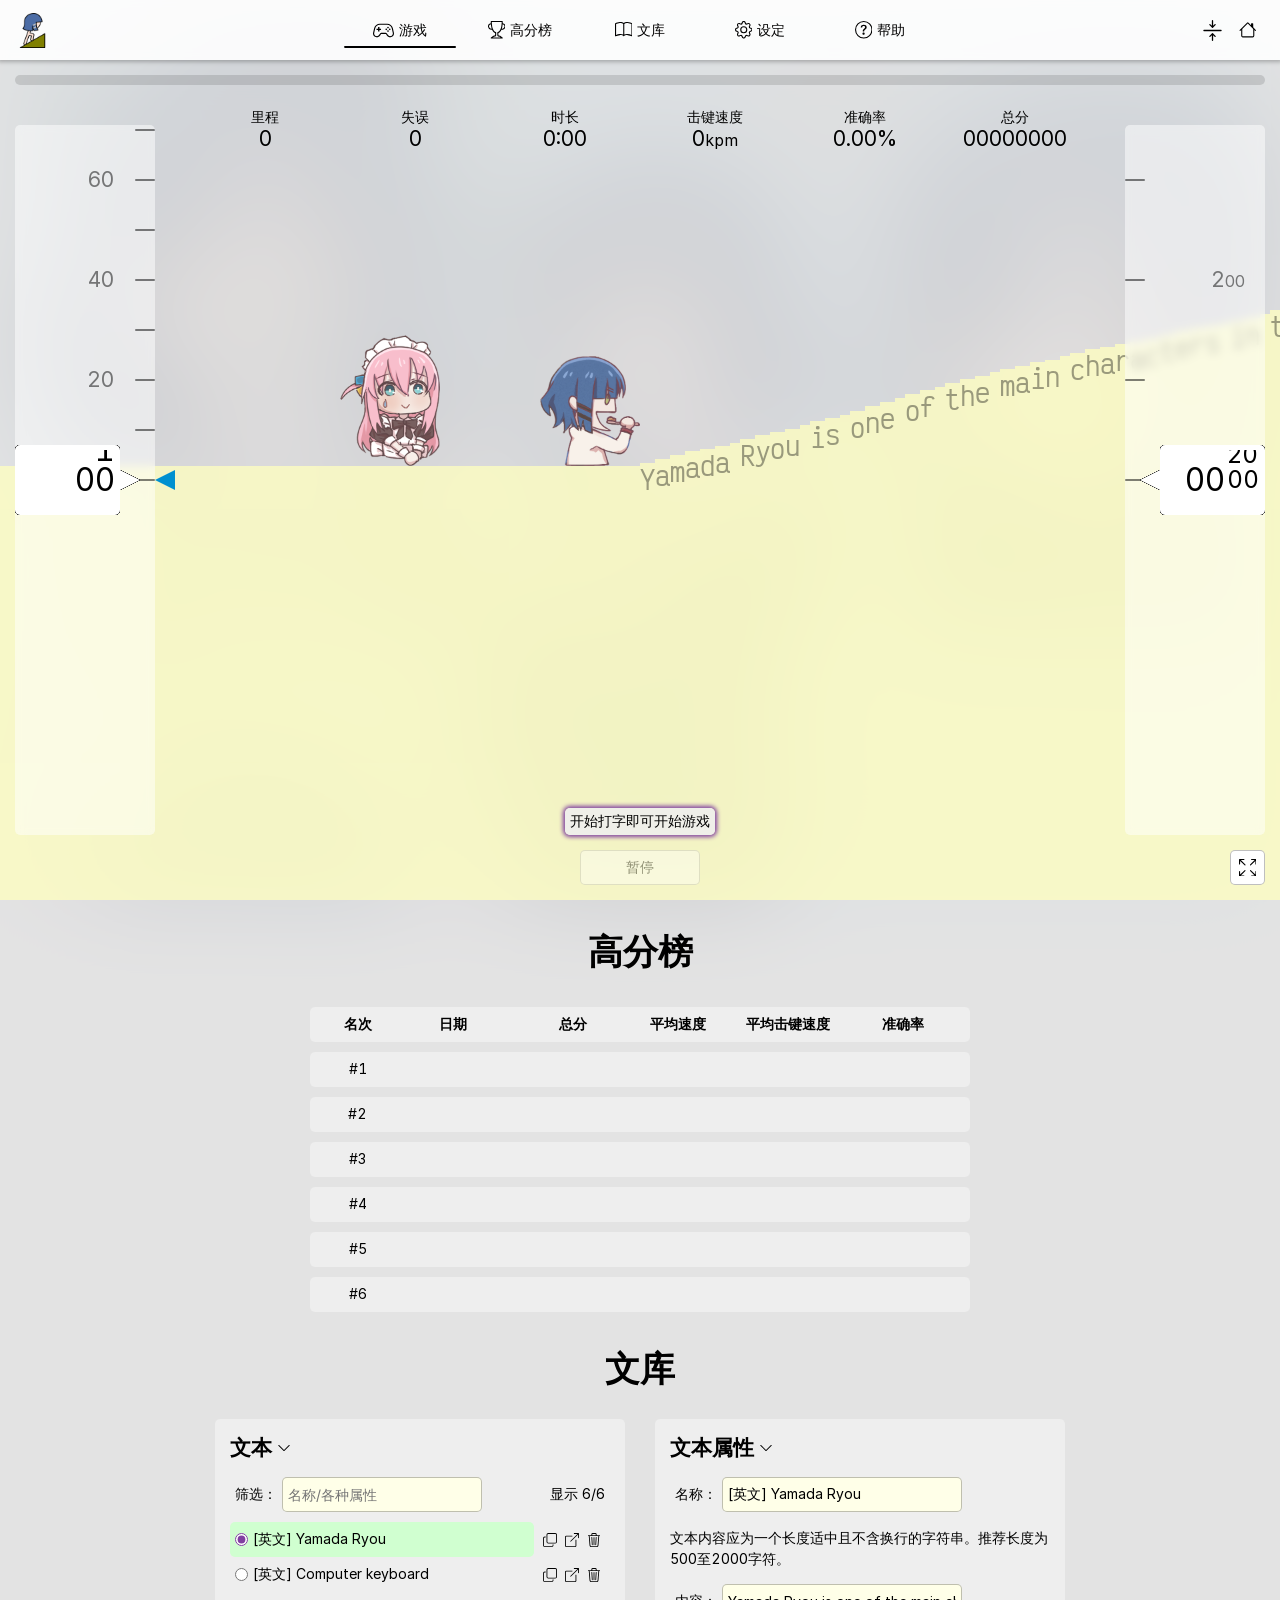
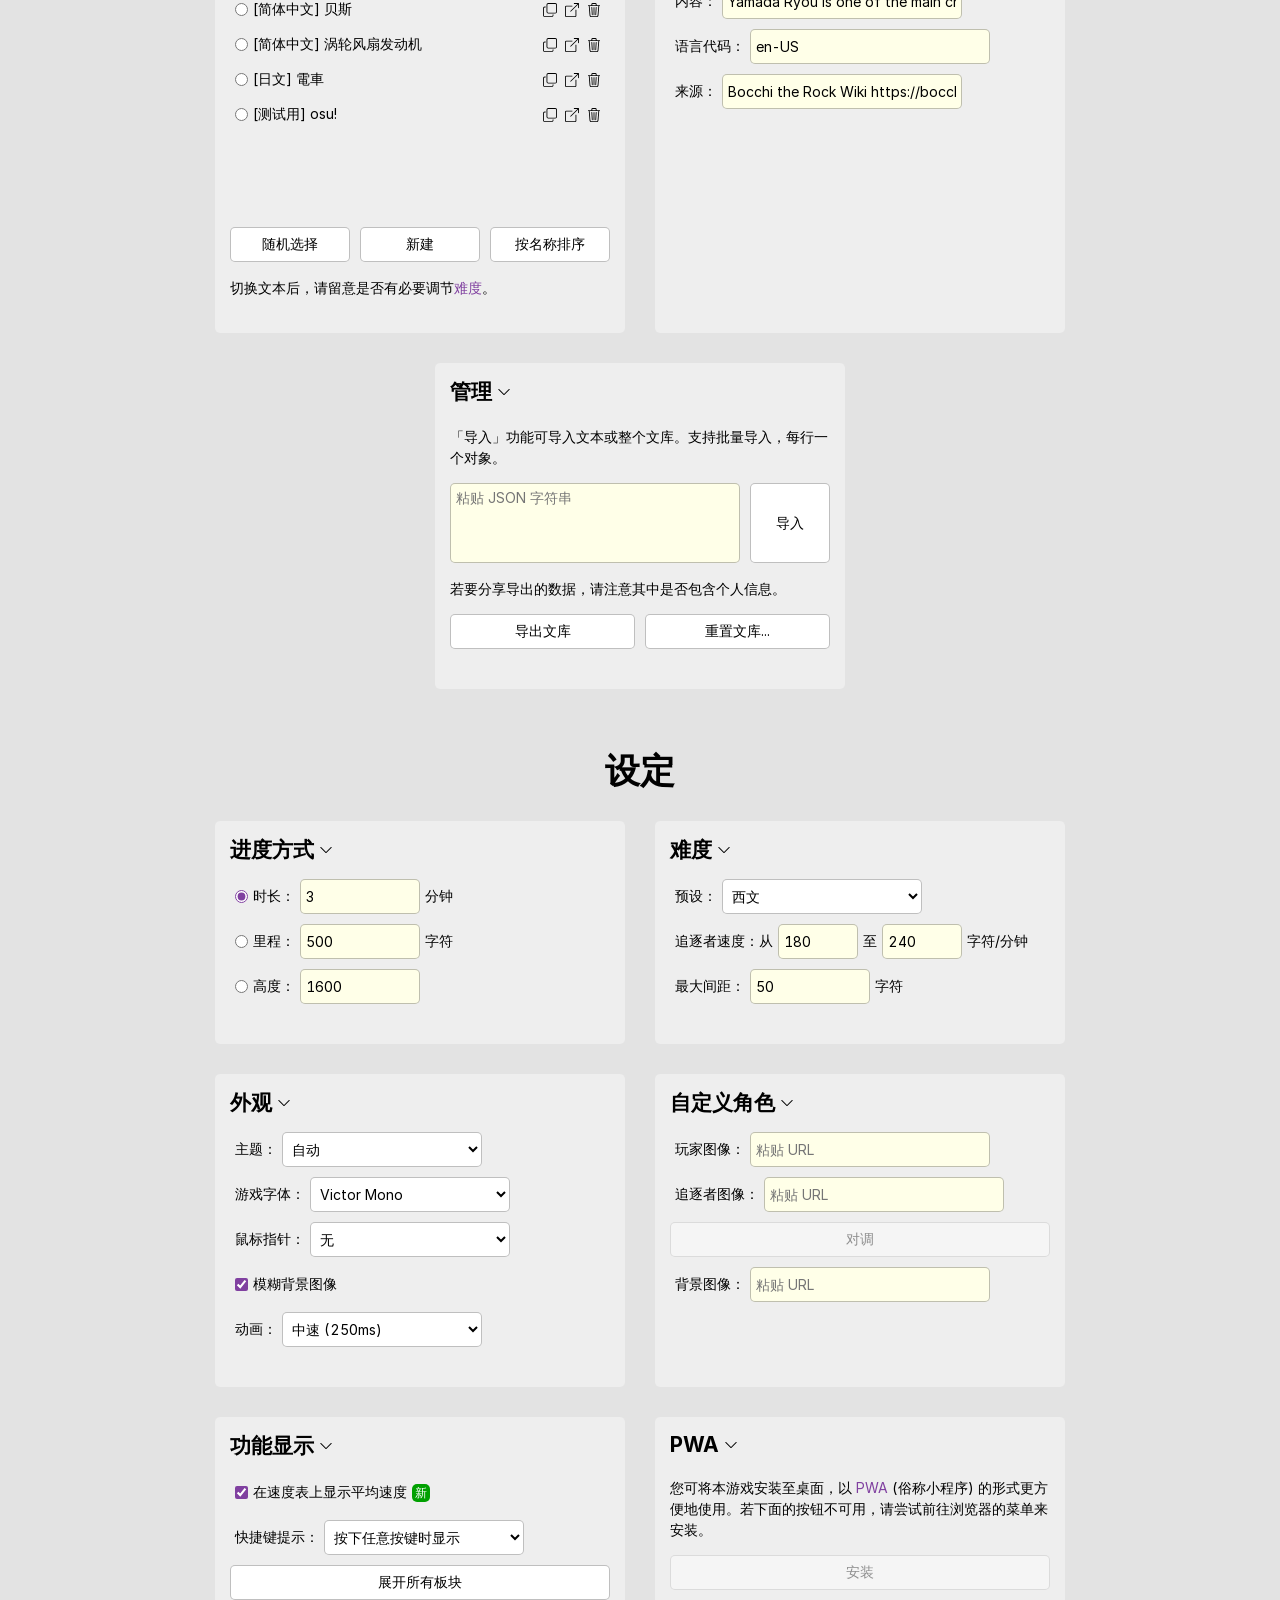
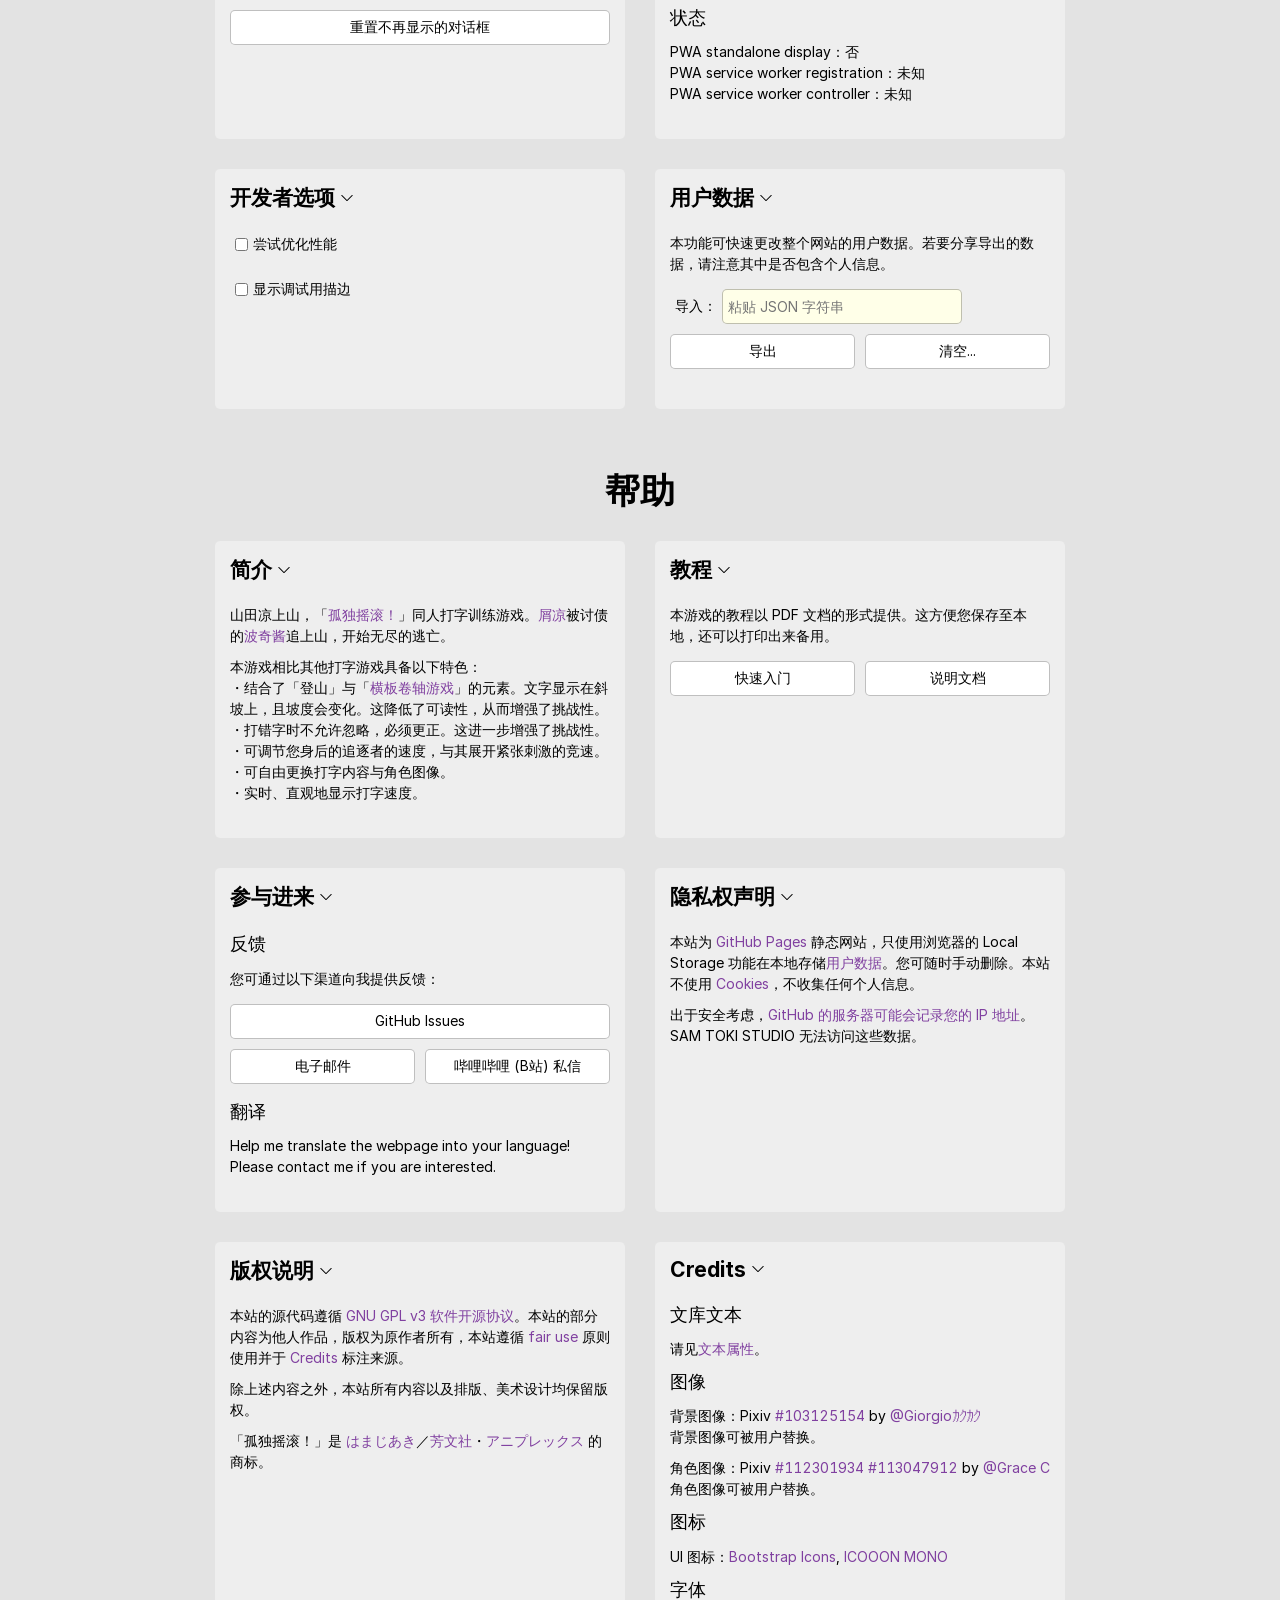
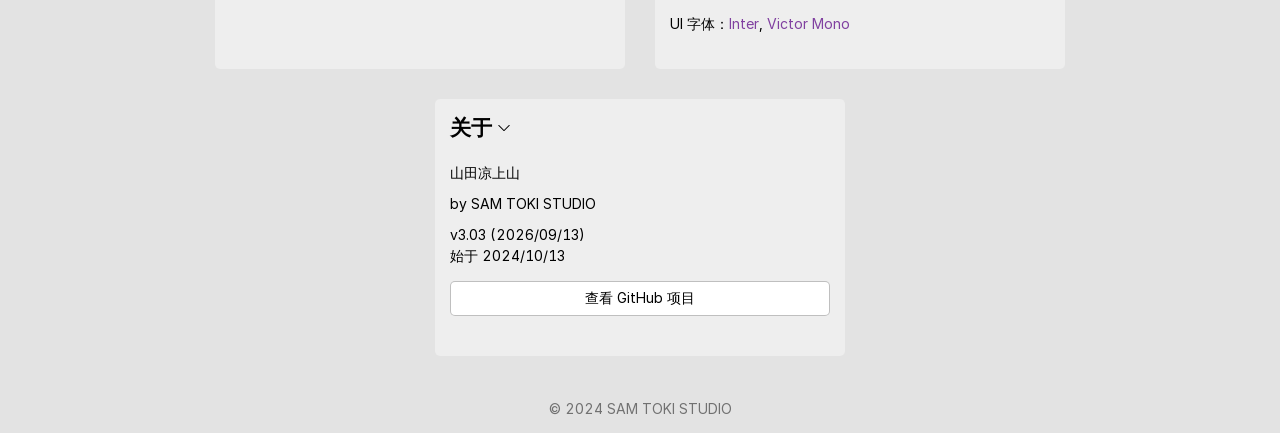
<file: PROJECT/Yamanobo-Ryou/index.html>
<!DOCTYPE html>

<!-- For SamToki.github.io/Yamanobo-Ryou -->
<!-- Released under GNU GPL v3 open source license. -->
<!-- © 2024 SAM TOKI STUDIO -->

<html id="Html" lang="zh-CN">
	<head>
		<meta charset="UTF-8" />
		<link rel="icon" type="image/png" href="images/Icon.png" />
		<title>山田凉上山</title>
		<meta name="author" content="SAM TOKI STUDIO" />
		<meta name="version" content="v3.03 (2026/09/13). Since 2024/10/13." />
		<meta name="description" content="「孤独摇滚！」同人打字训练游戏。屑凉被讨债的波奇酱追上山，开始无尽的逃亡。" />
		<meta name="copyright" content="© 2024 SAM TOKI STUDIO" />

		<meta name="theme-color" media="(prefers-color-scheme: light)" content="#FFFFFF">
		<meta name="theme-color" media="(prefers-color-scheme: dark)" content="#303030">
		<meta name="viewport" content="width=device-width, initial-scale=1, interactive-widget=resizes-content" />
		<link rel="stylesheet" href="../styles/common.css" />
		<link id="ThemeVariant_Common" rel="stylesheet" href="../styles/common_Dark.css" media="(prefers-color-scheme: dark)" />
		<link id="ThemeVariant_Common_HighContrast" rel="stylesheet" href="../styles/common_HighContrast.css" media="(prefers-contrast: more)" />
		<link rel="stylesheet" href="styles/style.css" />
		<link id="ThemeVariant_Style" rel="stylesheet" href="styles/style_Dark.css" media="(prefers-color-scheme: dark)" />
		<link id="ThemeVariant_Style_HighContrast" rel="stylesheet" href="styles/style_HighContrast.css" media="(prefers-contrast: more)" />
		<script defer src="../scripts/common.js"></script>
		<script defer src="scripts/script_UserDataRepairer.js"></script>
		<script defer src="scripts/script.js"></script>

		<link rel="manifest" href="manifests/manifest.json">
	</head>

	<body>
		<div class="Blur" id="BgImage"></div>

		<header id="Topbar">
			<ul class="CtrlGroup">
				<li class="Ctrl" id="Ctrl_Title">
					<a class="Button" href="https://SamToki.github.io/Yamanobo-Ryou" title="山田凉上山" aria-label="山田凉上山">
						<img src="images/Icon.png" alt="网页图标" />
					</a>
				</li>
				<li class="Ctrl" id="Ctrl_Nav">
					<button class="Button HiddenHorizontally" id="Button_Nav" inert="true" onclick="Show('DropctrlGroup_Nav')" title="导航菜单" aria-label="导航菜单">
						<svg class="Icon Larger" viewBox="0 0 16 16" aria-hidden="true">
							<path d="M2.5 12a.5.5 0 0 1 .5-.5h10a.5.5 0 0 1 0 1H3a.5.5 0 0 1-.5-.5m0-4a.5.5 0 0 1 .5-.5h10a.5.5 0 0 1 0 1H3a.5.5 0 0 1-.5-.5m0-4a.5.5 0 0 1 .5-.5h10a.5.5 0 0 1 0 1H3a.5.5 0 0 1-.5-.5"/>
						</svg>
					</button>
					<nav>
						<ul class="DropctrlGroup HiddenInMobileLayout" id="DropctrlGroup_Nav">
							<li class="Dropctrl Nav" id="Nav_Game">
								<a class="Button" href="#Game" onclick="setTimeout(function() {Focus('Textbox_Game');}, 20)">
									<svg class="Icon Larger" viewBox="0 0 512 512" aria-hidden="true">
										<path d="M510.002,309.835l-0.068-0.326l-0.076-0.334l-26.508-112.721l-0.106-0.417l-0.106-0.418 c-16.668-62.217-73.294-105.666-137.712-105.666H166.579c-64.418,0-121.045,43.449-137.712,105.666l-0.114,0.418l-0.099,0.417 L2.147,309.174l-0.076,0.326l-0.068,0.326c-9.749,46.43,16.926,92.496,62.036,107.168l1.586,0.509 c9.24,3.012,18.89,4.544,28.624,4.544c32.668,0,63.128-17.404,79.758-45.489l22.556-33.343l0.561-0.835l0.509-0.872 c0.796-1.388,2.276-2.253,3.861-2.253h109.02c1.586,0,3.066,0.865,3.862,2.253l0.508,0.872l0.562,0.835l22.555,33.343 c16.63,28.085,47.09,45.489,79.766,45.489c9.734,0,19.384-1.532,28.67-4.56l1.533-0.493 C493.07,402.331,519.737,356.257,510.002,309.835z M439.318,390.397l-1.54,0.501c-6.608,2.154-13.353,3.186-20.014,3.186 c-22.646,0-44.283-11.949-56.088-32.433l-23.064-34.101c-5.788-10.053-16.508-16.258-28.101-16.258h-109.02 c-11.592,0-22.312,6.206-28.101,16.258l-23.063,34.101c-11.804,20.484-33.434,32.433-56.081,32.433 c-6.661,0-13.405-1.032-20.013-3.186l-1.548-0.501c-31.431-10.219-50.102-42.485-43.311-74.819l26.508-112.722 c13.42-50.102,58.826-84.94,110.696-84.94h178.847c51.869,0,97.276,34.838,110.696,84.94l26.508,112.722 C489.413,347.912,470.75,380.178,439.318,390.397z"/>
										<polygon points="157.453,172.061 123.912,172.061 123.912,210.579 85.387,210.579 85.387,244.105 123.912,244.105 123.912,282.637 157.453,282.637 157.453,244.105 195.978,244.105 195.978,210.579 157.453,210.579"></polygon>
										<path d="M365.721,206.247c11.668,0,21.113-9.445,21.113-21.098c0-11.669-9.445-21.114-21.113-21.114 c-11.653,0-21.098,9.445-21.098,21.114C344.622,196.802,354.068,206.247,365.721,206.247z"/>
										<path d="M323.509,206.247c-11.653,0-21.106,9.453-21.106,21.098c0,11.669,9.453,21.122,21.106,21.122 c11.661,0,21.106-9.453,21.106-21.122C344.615,215.7,335.17,206.247,323.509,206.247z"/>
										<path d="M365.721,248.459c-11.653,0-21.098,9.445-21.098,21.114c0,11.653,9.445,21.098,21.098,21.098 c11.668,0,21.113-9.445,21.113-21.098C386.834,257.904,377.388,248.459,365.721,248.459z"/>
										<path d="M407.933,206.247c-11.653,0-21.099,9.453-21.099,21.098c0,11.669,9.446,21.122,21.099,21.122 c11.66,0,21.113-9.453,21.113-21.122C429.046,215.7,419.593,206.247,407.933,206.247z"/>
									</svg>
									<span class="LabelAfterIcon">游戏</span>
								</a>
							</li>
							<li class="Dropctrl Nav" id="Nav_Highscore">
								<a class="Button" href="#Highscore">
									<svg class="Icon" viewBox="0 0 16 16" aria-hidden="true">
										<path d="M2.5.5A.5.5 0 0 1 3 0h10a.5.5 0 0 1 .5.5q0 .807-.034 1.536a3 3 0 1 1-1.133 5.89c-.79 1.865-1.878 2.777-2.833 3.011v2.173l1.425.356c.194.048.377.135.537.255L13.3 15.1a.5.5 0 0 1-.3.9H3a.5.5 0 0 1-.3-.9l1.838-1.379c.16-.12.343-.207.537-.255L6.5 13.11v-2.173c-.955-.234-2.043-1.146-2.833-3.012a3 3 0 1 1-1.132-5.89A33 33 0 0 1 2.5.5m.099 2.54a2 2 0 0 0 .72 3.935c-.333-1.05-.588-2.346-.72-3.935m10.083 3.935a2 2 0 0 0 .72-3.935c-.133 1.59-.388 2.885-.72 3.935M3.504 1q.01.775.056 1.469c.13 2.028.457 3.546.87 4.667C5.294 9.48 6.484 10 7 10a.5.5 0 0 1 .5.5v2.61a1 1 0 0 1-.757.97l-1.426.356a.5.5 0 0 0-.179.085L4.5 15h7l-.638-.479a.5.5 0 0 0-.18-.085l-1.425-.356a1 1 0 0 1-.757-.97V10.5A.5.5 0 0 1 9 10c.516 0 1.706-.52 2.57-2.864.413-1.12.74-2.64.87-4.667q.045-.694.056-1.469z"/>
									</svg>
									<span class="LabelAfterIcon">高分榜</span>
								</a>
							</li>
							<li class="Dropctrl Nav" id="Nav_Library">
								<a class="Button" href="#Library">
									<svg class="Icon" viewBox="0 0 16 16" aria-hidden="true">
										<path d="M1 2.828c.885-.37 2.154-.769 3.388-.893 1.33-.134 2.458.063 3.112.752v9.746c-.935-.53-2.12-.603-3.213-.493-1.18.12-2.37.461-3.287.811zm7.5-.141c.654-.689 1.782-.886 3.112-.752 1.234.124 2.503.523 3.388.893v9.923c-.918-.35-2.107-.692-3.287-.81-1.094-.111-2.278-.039-3.213.492zM8 1.783C7.015.936 5.587.81 4.287.94c-1.514.153-3.042.672-3.994 1.105A.5.5 0 0 0 0 2.5v11a.5.5 0 0 0 .707.455c.882-.4 2.303-.881 3.68-1.02 1.409-.142 2.59.087 3.223.877a.5.5 0 0 0 .78 0c.633-.79 1.814-1.019 3.222-.877 1.378.139 2.8.62 3.681 1.02A.5.5 0 0 0 16 13.5v-11a.5.5 0 0 0-.293-.455c-.952-.433-2.48-.952-3.994-1.105C10.413.809 8.985.936 8 1.783"/>
									</svg>
									<span class="LabelAfterIcon">文库</span>
								</a>
							</li>
							<li class="Dropctrl Nav" id="Nav_Settings">
								<a class="Button" href="#Settings">
									<svg class="Icon" viewBox="0 0 16 16" aria-hidden="true">
										<path d="M8 4.754a3.246 3.246 0 1 0 0 6.492 3.246 3.246 0 0 0 0-6.492M5.754 8a2.246 2.246 0 1 1 4.492 0 2.246 2.246 0 0 1-4.492 0"/>
										<path d="M9.796 1.343c-.527-1.79-3.065-1.79-3.592 0l-.094.319a.873.873 0 0 1-1.255.52l-.292-.16c-1.64-.892-3.433.902-2.54 2.541l.159.292a.873.873 0 0 1-.52 1.255l-.319.094c-1.79.527-1.79 3.065 0 3.592l.319.094a.873.873 0 0 1 .52 1.255l-.16.292c-.892 1.64.901 3.434 2.541 2.54l.292-.159a.873.873 0 0 1 1.255.52l.094.319c.527 1.79 3.065 1.79 3.592 0l.094-.319a.873.873 0 0 1 1.255-.52l.292.16c1.64.893 3.434-.902 2.54-2.541l-.159-.292a.873.873 0 0 1 .52-1.255l.319-.094c1.79-.527 1.79-3.065 0-3.592l-.319-.094a.873.873 0 0 1-.52-1.255l.16-.292c.893-1.64-.902-3.433-2.541-2.54l-.292.159a.873.873 0 0 1-1.255-.52zm-2.633.283c.246-.835 1.428-.835 1.674 0l.094.319a1.873 1.873 0 0 0 2.693 1.115l.291-.16c.764-.415 1.6.42 1.184 1.185l-.159.292a1.873 1.873 0 0 0 1.116 2.692l.318.094c.835.246.835 1.428 0 1.674l-.319.094a1.873 1.873 0 0 0-1.115 2.693l.16.291c.415.764-.42 1.6-1.185 1.184l-.291-.159a1.873 1.873 0 0 0-2.693 1.116l-.094.318c-.246.835-1.428.835-1.674 0l-.094-.319a1.873 1.873 0 0 0-2.692-1.115l-.292.16c-.764.415-1.6-.42-1.184-1.185l.159-.291A1.873 1.873 0 0 0 1.945 8.93l-.319-.094c-.835-.246-.835-1.428 0-1.674l.319-.094A1.873 1.873 0 0 0 3.06 4.377l-.16-.292c-.415-.764.42-1.6 1.185-1.184l.292.159a1.873 1.873 0 0 0 2.692-1.115z"/>
									</svg>
									<span class="LabelAfterIcon">设定</span>
								</a>
							</li>
							<li class="Dropctrl Nav" id="Nav_Help">
								<a class="Button" href="#Help">
									<svg class="Icon" viewBox="0 0 16 16" aria-hidden="true">
										<path d="M8 15A7 7 0 1 1 8 1a7 7 0 0 1 0 14m0 1A8 8 0 1 0 8 0a8 8 0 0 0 0 16"/>
										<path d="M5.255 5.786a.237.237 0 0 0 .241.247h.825c.138 0 .248-.113.266-.25.09-.656.54-1.134 1.342-1.134.686 0 1.314.343 1.314 1.168 0 .635-.374.927-.965 1.371-.673.489-1.206 1.06-1.168 1.987l.003.217a.25.25 0 0 0 .25.246h.811a.25.25 0 0 0 .25-.25v-.105c0-.718.273-.927 1.01-1.486.609-.463 1.244-.977 1.244-2.056 0-1.511-1.276-2.241-2.673-2.241-1.267 0-2.655.59-2.75 2.286m1.557 5.763c0 .533.425.927 1.01.927.609 0 1.028-.394 1.028-.927 0-.552-.42-.94-1.029-.94-.584 0-1.009.388-1.009.94"/>
									</svg>
									<span class="LabelAfterIcon">帮助</span>
								</a>
							</li>
							<li class="Ctrl" id="Ctrl_NavUnderline" inert="true"></li>
						</ul>
					</nav>
				</li>
				<li class="Ctrl" id="Ctrl_CollapseAllFieldsets">
					<button class="Button" onclick="CollapseAllFieldsets()" title="折叠所有板块" aria-label="折叠所有板块">
						<svg class="Icon Larger" viewBox="0 0 16 16" aria-hidden="true">
							<path d="M1 8a.5.5 0 0 1 .5-.5h13a.5.5 0 0 1 0 1h-13A.5.5 0 0 1 1 8m7-8a.5.5 0 0 1 .5.5v3.793l1.146-1.147a.5.5 0 0 1 .708.708l-2 2a.5.5 0 0 1-.708 0l-2-2a.5.5 0 1 1 .708-.708L7.5 4.293V.5A.5.5 0 0 1 8 0m-.5 11.707-1.146 1.147a.5.5 0 0 1-.708-.708l2-2a.5.5 0 0 1 .708 0l2 2a.5.5 0 0 1-.708.708L8.5 11.707V15.5a.5.5 0 0 1-1 0z"/>
						</svg>
					</button>
				</li>
				<li class="Ctrl" id="Ctrl_HomePage">
					<a class="Button" href=".." title="主页" aria-label="主页">
						<svg class="Icon" viewBox="0 0 16 16" aria-hidden="true">
							<path d="M8.707 1.5a1 1 0 0 0-1.414 0L.646 8.146a.5.5 0 0 0 .708.708L2 8.207V13.5A1.5 1.5 0 0 0 3.5 15h9a1.5 1.5 0 0 0 1.5-1.5V8.207l.646.647a.5.5 0 0 0 .708-.708L13 5.793V2.5a.5.5 0 0 0-.5-.5h-1a.5.5 0 0 0-.5.5v1.293zM13 7.207V13.5a.5.5 0 0 1-.5.5h-9a.5.5 0 0 1-.5-.5V7.207l5-5z"/>
						</svg>
					</a>
				</li>
			</ul>
		</header>

		<main id="Main">
			<section id="Game" onclick="Focus('Textbox_Game')">
				<h1 class="SectionTitle Hidden" inert="true">游戏</h1>
				<div class="Viewport">
					<div class="Ctnr" id="Ctnr_GameTerrain" lang="en-US">
						<!-- Content will be inserted using script. -->
					</div>
					<div class="Ctnr" id="Ctnr_GameCharacters">
						<div class="Character" id="Character_GamePlayer" title="玩家" aria-label="玩家">
							<img id="Image_GamePlayer" src="images/YamadaRyou.png" alt="玩家图像" />
						</div>
						<div class="Character" id="Character_GameChaser" title="追逐者" aria-label="追逐者">
							<img id="Image_GameChaser" src="images/GotouHitori.png" alt="追逐者图像" />
						</div>
						<div class="Faded" id="GameChaserBalloon" inert="true">
							<ul class="CtrlGroup">
								<li class="Ctrl Balloon" title="追逐者 (在屏幕外)" aria-label="追逐者 (在屏幕外)">
									<img id="Image_GameChaserBalloon" src="images/GotouHitori.png" alt="追逐者图像" />
									<span id="Label_GameDistance" title="间距" aria-label="间距">间距</span>
								</li>
								<li class="Ctrl BalloonTail" title="追逐者 (在屏幕外)" aria-label="追逐者 (在屏幕外)"></li>
							</ul>
						</div>
					</div>
					<div class="Ctnr" id="Ctnr_GameTextbox">
						<input class="Textbox" id="Textbox_Game" lang="en-US" type="text" onfocus="ClockGame()" onfocusout="ClockGame()" oninput="ClockGame()" onkeydown="setTimeout(Keypress, 20)" onpaste="setTimeout(WarnAboutPasting, 20)" title="在此打字来进行游戏" aria-label="在此打字来进行游戏" />
					</div>
					<div class="Ctnr" id="Ctnr_GameProgbar">
						<div class="Progbar" title="游戏进度" aria-label="游戏进度">
							<div class="ProgbarFg" id="ProgbarFg_Game"></div>
						</div>
					</div>
					<div class="Ctnr" id="Ctnr_GameStats">
						<ul class="CtrlGroup">
							<li class="Ctrl">
								<span class="GameStatsTitle">里程</span>
								<span class="GameStatsValue" id="Label_GameOdometer">未知</span>
							</li>
							<li class="Ctrl">
								<span class="GameStatsTitle">失误</span>
								<span class="GameStatsValue" id="Label_GameTypoCount">未知</span>
							</li>
							<li class="Ctrl">
								<span class="GameStatsTitle">时长</span>
								<span class="GameStatsValue" id="Label_GameElapsedTime">未知</span>
							</li>
							<li class="Ctrl">
								<span class="GameStatsTitle">击键速度</span>
								<span class="GameStatsValue" id="Label_GameKeystrokeSpeed">未知</span>
							</li>
							<li class="Ctrl">
								<span class="GameStatsTitle">准确率</span>
								<span class="GameStatsValue" id="Label_GameAccuracy">未知</span>
							</li>
							<li class="Ctrl">
								<span class="GameStatsTitle">总分</span>
								<span class="GameStatsValue" id="Label_GameScore">未知</span>
							</li>
						</ul>
					</div>
					<div class="Ctnr" id="Ctnr_GameSpeed">
						<ul class="CtrlGroup" id="CtrlGroup_GameSpeed">
							<li class="Ctrl Tape" title="速度表" aria-label="速度表">
								<ul class="CtrlGroup" id="CtrlGroup_GameSpeedTape">
									<li class="Ctrl"><div class="TapeScale"></div><span class="TapeNumber">1000</span></li>
									<li class="Ctrl"><div class="TapeScale"></div></li>
									<li class="Ctrl"><div class="TapeScale"></div><span class="TapeNumber">980</span></li>
									<li class="Ctrl"><div class="TapeScale"></div></li>
									<li class="Ctrl"><div class="TapeScale"></div><span class="TapeNumber">960</span></li>
									<li class="Ctrl"><div class="TapeScale"></div></li>
									<li class="Ctrl"><div class="TapeScale"></div><span class="TapeNumber">940</span></li>
									<li class="Ctrl"><div class="TapeScale"></div></li>
									<li class="Ctrl"><div class="TapeScale"></div><span class="TapeNumber">920</span></li>
									<li class="Ctrl"><div class="TapeScale"></div></li>
									<li class="Ctrl"><div class="TapeScale"></div><span class="TapeNumber">900</span></li>
									<li class="Ctrl"><div class="TapeScale"></div></li>
									<li class="Ctrl"><div class="TapeScale"></div><span class="TapeNumber">880</span></li>
									<li class="Ctrl"><div class="TapeScale"></div></li>
									<li class="Ctrl"><div class="TapeScale"></div><span class="TapeNumber">860</span></li>
									<li class="Ctrl"><div class="TapeScale"></div></li>
									<li class="Ctrl"><div class="TapeScale"></div><span class="TapeNumber">840</span></li>
									<li class="Ctrl"><div class="TapeScale"></div></li>
									<li class="Ctrl"><div class="TapeScale"></div><span class="TapeNumber">820</span></li>
									<li class="Ctrl"><div class="TapeScale"></div></li>
									<li class="Ctrl"><div class="TapeScale"></div><span class="TapeNumber">800</span></li>
									<li class="Ctrl"><div class="TapeScale"></div></li>
									<li class="Ctrl"><div class="TapeScale"></div><span class="TapeNumber">780</span></li>
									<li class="Ctrl"><div class="TapeScale"></div></li>
									<li class="Ctrl"><div class="TapeScale"></div><span class="TapeNumber">760</span></li>
									<li class="Ctrl"><div class="TapeScale"></div></li>
									<li class="Ctrl"><div class="TapeScale"></div><span class="TapeNumber">740</span></li>
									<li class="Ctrl"><div class="TapeScale"></div></li>
									<li class="Ctrl"><div class="TapeScale"></div><span class="TapeNumber">720</span></li>
									<li class="Ctrl"><div class="TapeScale"></div></li>
									<li class="Ctrl"><div class="TapeScale"></div><span class="TapeNumber">700</span></li>
									<li class="Ctrl"><div class="TapeScale"></div></li>
									<li class="Ctrl"><div class="TapeScale"></div><span class="TapeNumber">680</span></li>
									<li class="Ctrl"><div class="TapeScale"></div></li>
									<li class="Ctrl"><div class="TapeScale"></div><span class="TapeNumber">660</span></li>
									<li class="Ctrl"><div class="TapeScale"></div></li>
									<li class="Ctrl"><div class="TapeScale"></div><span class="TapeNumber">640</span></li>
									<li class="Ctrl"><div class="TapeScale"></div></li>
									<li class="Ctrl"><div class="TapeScale"></div><span class="TapeNumber">620</span></li>
									<li class="Ctrl"><div class="TapeScale"></div></li>
									<li class="Ctrl"><div class="TapeScale"></div><span class="TapeNumber">600</span></li>
									<li class="Ctrl"><div class="TapeScale"></div></li>
									<li class="Ctrl"><div class="TapeScale"></div><span class="TapeNumber">580</span></li>
									<li class="Ctrl"><div class="TapeScale"></div></li>
									<li class="Ctrl"><div class="TapeScale"></div><span class="TapeNumber">560</span></li>
									<li class="Ctrl"><div class="TapeScale"></div></li>
									<li class="Ctrl"><div class="TapeScale"></div><span class="TapeNumber">540</span></li>
									<li class="Ctrl"><div class="TapeScale"></div></li>
									<li class="Ctrl"><div class="TapeScale"></div><span class="TapeNumber">520</span></li>
									<li class="Ctrl"><div class="TapeScale"></div></li>
									<li class="Ctrl"><div class="TapeScale"></div><span class="TapeNumber">500</span></li>
									<li class="Ctrl"><div class="TapeScale"></div></li>
									<li class="Ctrl"><div class="TapeScale"></div><span class="TapeNumber">480</span></li>
									<li class="Ctrl"><div class="TapeScale"></div></li>
									<li class="Ctrl"><div class="TapeScale"></div><span class="TapeNumber">460</span></li>
									<li class="Ctrl"><div class="TapeScale"></div></li>
									<li class="Ctrl"><div class="TapeScale"></div><span class="TapeNumber">440</span></li>
									<li class="Ctrl"><div class="TapeScale"></div></li>
									<li class="Ctrl"><div class="TapeScale"></div><span class="TapeNumber">420</span></li>
									<li class="Ctrl"><div class="TapeScale"></div></li>
									<li class="Ctrl"><div class="TapeScale"></div><span class="TapeNumber">400</span></li>
									<li class="Ctrl"><div class="TapeScale"></div></li>
									<li class="Ctrl"><div class="TapeScale"></div><span class="TapeNumber">380</span></li>
									<li class="Ctrl"><div class="TapeScale"></div></li>
									<li class="Ctrl"><div class="TapeScale"></div><span class="TapeNumber">360</span></li>
									<li class="Ctrl"><div class="TapeScale"></div></li>
									<li class="Ctrl"><div class="TapeScale"></div><span class="TapeNumber">340</span></li>
									<li class="Ctrl"><div class="TapeScale"></div></li>
									<li class="Ctrl"><div class="TapeScale"></div><span class="TapeNumber">320</span></li>
									<li class="Ctrl"><div class="TapeScale"></div></li>
									<li class="Ctrl"><div class="TapeScale"></div><span class="TapeNumber">300</span></li>
									<li class="Ctrl"><div class="TapeScale"></div></li>
									<li class="Ctrl"><div class="TapeScale"></div><span class="TapeNumber">280</span></li>
									<li class="Ctrl"><div class="TapeScale"></div></li>
									<li class="Ctrl"><div class="TapeScale"></div><span class="TapeNumber">260</span></li>
									<li class="Ctrl"><div class="TapeScale"></div></li>
									<li class="Ctrl"><div class="TapeScale"></div><span class="TapeNumber">240</span></li>
									<li class="Ctrl"><div class="TapeScale"></div></li>
									<li class="Ctrl"><div class="TapeScale"></div><span class="TapeNumber">220</span></li>
									<li class="Ctrl"><div class="TapeScale"></div></li>
									<li class="Ctrl"><div class="TapeScale"></div><span class="TapeNumber">200</span></li>
									<li class="Ctrl"><div class="TapeScale"></div></li>
									<li class="Ctrl"><div class="TapeScale"></div><span class="TapeNumber">180</span></li>
									<li class="Ctrl"><div class="TapeScale"></div></li>
									<li class="Ctrl"><div class="TapeScale"></div><span class="TapeNumber">160</span></li>
									<li class="Ctrl"><div class="TapeScale"></div></li>
									<li class="Ctrl"><div class="TapeScale"></div><span class="TapeNumber">140</span></li>
									<li class="Ctrl"><div class="TapeScale"></div></li>
									<li class="Ctrl"><div class="TapeScale"></div><span class="TapeNumber">120</span></li>
									<li class="Ctrl"><div class="TapeScale"></div></li>
									<li class="Ctrl"><div class="TapeScale"></div><span class="TapeNumber">100</span></li>
									<li class="Ctrl"><div class="TapeScale"></div></li>
									<li class="Ctrl"><div class="TapeScale"></div><span class="TapeNumber">80</span></li>
									<li class="Ctrl"><div class="TapeScale"></div></li>
									<li class="Ctrl"><div class="TapeScale"></div><span class="TapeNumber">60</span></li>
									<li class="Ctrl"><div class="TapeScale"></div></li>
									<li class="Ctrl"><div class="TapeScale"></div><span class="TapeNumber">40</span></li>
									<li class="Ctrl"><div class="TapeScale"></div></li>
									<li class="Ctrl"><div class="TapeScale"></div><span class="TapeNumber">20</span></li>
									<li class="Ctrl"><div class="TapeScale"></div></li>
									<li class="Ctrl"><div class="TapeScale"></div><span class="TapeNumber">0</span></li>
								</ul>
							</li>
							<li class="Ctrl" id="Ctrl_GameSpeedAdditionalIndicators">
								<ul class="CtrlGroup" id="CtrlGroup_GameOtherSpeeds">
									<li class="Ctrl" id="Ctrl_GameChaserSpeed" title="追逐者速度" aria-label="追逐者速度"></li>
									<li class="Ctrl" id="Ctrl_GameDangerousSpeed" title="危险速度" aria-label="危险速度"></li>
									<li class="Ctrl" id="Ctrl_GameAvgSpeed" title="平均速度" aria-label="平均速度"></li>
								</ul>
								<div class="Needle Faded" id="Needle_GameSpeedTrend" inert="true">
									<div class="NeedleFg" title="速度趋势" aria-label="速度趋势"></div>
									<div class="NeedleArrow" title="速度趋势" aria-label="速度趋势"></div>
								</div>
							</li>
							<li class="Ctrl" id="Ctrl_GameSpeedBalloon">
								<ul class="CtrlGroup">
									<li class="Ctrl Balloon" title="当前打字速度" aria-label="当前打字速度">
										<ul class="CtrlGroup" id="CtrlGroup_GameSpeedBalloon">
											<li class="Ctrl Box">
												<div class="RollingDigit" id="RollingDigit_GameSpeed1">
													<span>9</span><span>8</span><span>7</span><span>6</span><span>5</span><span>4</span><span>3</span><span>2</span><span>1</span><span> </span>
												</div>
											</li>
											<li class="Ctrl Box">
												<div class="RollingDigit" id="RollingDigit_GameSpeed2">
													<span>0</span><span>9</span><span>8</span><span>7</span><span>6</span><span>5</span><span>4</span><span>3</span><span>2</span><span>1</span><span>0</span>
												</div>
											</li>
											<li class="Ctrl Box">
												<div class="RollingDigit" id="RollingDigit_GameSpeed3">
													<span>9</span><span>8</span><span>7</span>
													<span>1</span><span>0</span><span>9</span><span>8</span><span>7</span><span>6</span><span>5</span><span>4</span><span>3</span><span>2</span><span>1</span><span>0</span><span>9</span>
													<span>2</span><span>1</span><span>0</span>
												</div>
											</li>
										</ul>
									</li>
									<li class="Ctrl BalloonTail" title="当前打字速度" aria-label="当前打字速度"></li>
								</ul>
							</li>
						</ul>
					</div>
					<div class="Ctnr" id="Ctnr_GameAltitude">
						<ul class="CtrlGroup" id="CtrlGroup_GameAltitude">
							<li class="Ctrl Tape" title="高度表" aria-label="高度表">
								<ul class="CtrlGroup" id="CtrlGroup_GameAltitudeTape">
									<li class="Ctrl"><div class="TapeScale"></div><span class="TapeNumber">290<span class="SmallerText">00</span></span></li>
									<li class="Ctrl"><div class="TapeScale"></div></li>
									<li class="Ctrl"><div class="TapeScale"></div><span class="TapeNumber">288<span class="SmallerText">00</span></span></li>
									<li class="Ctrl"><div class="TapeScale"></div></li>
									<li class="Ctrl"><div class="TapeScale"></div><span class="TapeNumber">286<span class="SmallerText">00</span></span></li>
									<li class="Ctrl"><div class="TapeScale"></div></li>
									<li class="Ctrl"><div class="TapeScale"></div><span class="TapeNumber">284<span class="SmallerText">00</span></span></li>
									<li class="Ctrl"><div class="TapeScale"></div></li>
									<li class="Ctrl"><div class="TapeScale"></div><span class="TapeNumber">282<span class="SmallerText">00</span></span></li>
									<li class="Ctrl"><div class="TapeScale"></div></li>
									<li class="Ctrl"><div class="TapeScale"></div><span class="TapeNumber">280<span class="SmallerText">00</span></span></li>
									<li class="Ctrl"><div class="TapeScale"></div></li>
									<li class="Ctrl"><div class="TapeScale"></div><span class="TapeNumber">278<span class="SmallerText">00</span></span></li>
									<li class="Ctrl"><div class="TapeScale"></div></li>
									<li class="Ctrl"><div class="TapeScale"></div><span class="TapeNumber">276<span class="SmallerText">00</span></span></li>
									<li class="Ctrl"><div class="TapeScale"></div></li>
									<li class="Ctrl"><div class="TapeScale"></div><span class="TapeNumber">274<span class="SmallerText">00</span></span></li>
									<li class="Ctrl"><div class="TapeScale"></div></li>
									<li class="Ctrl"><div class="TapeScale"></div><span class="TapeNumber">272<span class="SmallerText">00</span></span></li>
									<li class="Ctrl"><div class="TapeScale"></div></li>
									<li class="Ctrl"><div class="TapeScale"></div><span class="TapeNumber">270<span class="SmallerText">00</span></span></li>
									<li class="Ctrl"><div class="TapeScale"></div></li>
									<li class="Ctrl"><div class="TapeScale"></div><span class="TapeNumber">268<span class="SmallerText">00</span></span></li>
									<li class="Ctrl"><div class="TapeScale"></div></li>
									<li class="Ctrl"><div class="TapeScale"></div><span class="TapeNumber">266<span class="SmallerText">00</span></span></li>
									<li class="Ctrl"><div class="TapeScale"></div></li>
									<li class="Ctrl"><div class="TapeScale"></div><span class="TapeNumber">264<span class="SmallerText">00</span></span></li>
									<li class="Ctrl"><div class="TapeScale"></div></li>
									<li class="Ctrl"><div class="TapeScale"></div><span class="TapeNumber">262<span class="SmallerText">00</span></span></li>
									<li class="Ctrl"><div class="TapeScale"></div></li>
									<li class="Ctrl"><div class="TapeScale"></div><span class="TapeNumber">260<span class="SmallerText">00</span></span></li>
									<li class="Ctrl"><div class="TapeScale"></div></li>
									<li class="Ctrl"><div class="TapeScale"></div><span class="TapeNumber">258<span class="SmallerText">00</span></span></li>
									<li class="Ctrl"><div class="TapeScale"></div></li>
									<li class="Ctrl"><div class="TapeScale"></div><span class="TapeNumber">256<span class="SmallerText">00</span></span></li>
									<li class="Ctrl"><div class="TapeScale"></div></li>
									<li class="Ctrl"><div class="TapeScale"></div><span class="TapeNumber">254<span class="SmallerText">00</span></span></li>
									<li class="Ctrl"><div class="TapeScale"></div></li>
									<li class="Ctrl"><div class="TapeScale"></div><span class="TapeNumber">252<span class="SmallerText">00</span></span></li>
									<li class="Ctrl"><div class="TapeScale"></div></li>
									<li class="Ctrl"><div class="TapeScale"></div><span class="TapeNumber">250<span class="SmallerText">00</span></span></li>
									<li class="Ctrl"><div class="TapeScale"></div></li>
									<li class="Ctrl"><div class="TapeScale"></div><span class="TapeNumber">248<span class="SmallerText">00</span></span></li>
									<li class="Ctrl"><div class="TapeScale"></div></li>
									<li class="Ctrl"><div class="TapeScale"></div><span class="TapeNumber">246<span class="SmallerText">00</span></span></li>
									<li class="Ctrl"><div class="TapeScale"></div></li>
									<li class="Ctrl"><div class="TapeScale"></div><span class="TapeNumber">244<span class="SmallerText">00</span></span></li>
									<li class="Ctrl"><div class="TapeScale"></div></li>
									<li class="Ctrl"><div class="TapeScale"></div><span class="TapeNumber">242<span class="SmallerText">00</span></span></li>
									<li class="Ctrl"><div class="TapeScale"></div></li>
									<li class="Ctrl"><div class="TapeScale"></div><span class="TapeNumber">240<span class="SmallerText">00</span></span></li>
									<li class="Ctrl"><div class="TapeScale"></div></li>
									<li class="Ctrl"><div class="TapeScale"></div><span class="TapeNumber">238<span class="SmallerText">00</span></span></li>
									<li class="Ctrl"><div class="TapeScale"></div></li>
									<li class="Ctrl"><div class="TapeScale"></div><span class="TapeNumber">236<span class="SmallerText">00</span></span></li>
									<li class="Ctrl"><div class="TapeScale"></div></li>
									<li class="Ctrl"><div class="TapeScale"></div><span class="TapeNumber">234<span class="SmallerText">00</span></span></li>
									<li class="Ctrl"><div class="TapeScale"></div></li>
									<li class="Ctrl"><div class="TapeScale"></div><span class="TapeNumber">232<span class="SmallerText">00</span></span></li>
									<li class="Ctrl"><div class="TapeScale"></div></li>
									<li class="Ctrl"><div class="TapeScale"></div><span class="TapeNumber">230<span class="SmallerText">00</span></span></li>
									<li class="Ctrl"><div class="TapeScale"></div></li>
									<li class="Ctrl"><div class="TapeScale"></div><span class="TapeNumber">228<span class="SmallerText">00</span></span></li>
									<li class="Ctrl"><div class="TapeScale"></div></li>
									<li class="Ctrl"><div class="TapeScale"></div><span class="TapeNumber">226<span class="SmallerText">00</span></span></li>
									<li class="Ctrl"><div class="TapeScale"></div></li>
									<li class="Ctrl"><div class="TapeScale"></div><span class="TapeNumber">224<span class="SmallerText">00</span></span></li>
									<li class="Ctrl"><div class="TapeScale"></div></li>
									<li class="Ctrl"><div class="TapeScale"></div><span class="TapeNumber">222<span class="SmallerText">00</span></span></li>
									<li class="Ctrl"><div class="TapeScale"></div></li>
									<li class="Ctrl"><div class="TapeScale"></div><span class="TapeNumber">220<span class="SmallerText">00</span></span></li>
									<li class="Ctrl"><div class="TapeScale"></div></li>
									<li class="Ctrl"><div class="TapeScale"></div><span class="TapeNumber">218<span class="SmallerText">00</span></span></li>
									<li class="Ctrl"><div class="TapeScale"></div></li>
									<li class="Ctrl"><div class="TapeScale"></div><span class="TapeNumber">216<span class="SmallerText">00</span></span></li>
									<li class="Ctrl"><div class="TapeScale"></div></li>
									<li class="Ctrl"><div class="TapeScale"></div><span class="TapeNumber">214<span class="SmallerText">00</span></span></li>
									<li class="Ctrl"><div class="TapeScale"></div></li>
									<li class="Ctrl"><div class="TapeScale"></div><span class="TapeNumber">212<span class="SmallerText">00</span></span></li>
									<li class="Ctrl"><div class="TapeScale"></div></li>
									<li class="Ctrl"><div class="TapeScale"></div><span class="TapeNumber">210<span class="SmallerText">00</span></span></li>
									<li class="Ctrl"><div class="TapeScale"></div></li>
									<li class="Ctrl"><div class="TapeScale"></div><span class="TapeNumber">208<span class="SmallerText">00</span></span></li>
									<li class="Ctrl"><div class="TapeScale"></div></li>
									<li class="Ctrl"><div class="TapeScale"></div><span class="TapeNumber">206<span class="SmallerText">00</span></span></li>
									<li class="Ctrl"><div class="TapeScale"></div></li>
									<li class="Ctrl"><div class="TapeScale"></div><span class="TapeNumber">204<span class="SmallerText">00</span></span></li>
									<li class="Ctrl"><div class="TapeScale"></div></li>
									<li class="Ctrl"><div class="TapeScale"></div><span class="TapeNumber">202<span class="SmallerText">00</span></span></li>
									<li class="Ctrl"><div class="TapeScale"></div></li>
									<li class="Ctrl"><div class="TapeScale"></div><span class="TapeNumber">200<span class="SmallerText">00</span></span></li>
									<li class="Ctrl"><div class="TapeScale"></div></li>
									<li class="Ctrl"><div class="TapeScale"></div><span class="TapeNumber">198<span class="SmallerText">00</span></span></li>
									<li class="Ctrl"><div class="TapeScale"></div></li>
									<li class="Ctrl"><div class="TapeScale"></div><span class="TapeNumber">196<span class="SmallerText">00</span></span></li>
									<li class="Ctrl"><div class="TapeScale"></div></li>
									<li class="Ctrl"><div class="TapeScale"></div><span class="TapeNumber">194<span class="SmallerText">00</span></span></li>
									<li class="Ctrl"><div class="TapeScale"></div></li>
									<li class="Ctrl"><div class="TapeScale"></div><span class="TapeNumber">192<span class="SmallerText">00</span></span></li>
									<li class="Ctrl"><div class="TapeScale"></div></li>
									<li class="Ctrl"><div class="TapeScale"></div><span class="TapeNumber">190<span class="SmallerText">00</span></span></li>
									<li class="Ctrl"><div class="TapeScale"></div></li>
									<li class="Ctrl"><div class="TapeScale"></div><span class="TapeNumber">188<span class="SmallerText">00</span></span></li>
									<li class="Ctrl"><div class="TapeScale"></div></li>
									<li class="Ctrl"><div class="TapeScale"></div><span class="TapeNumber">186<span class="SmallerText">00</span></span></li>
									<li class="Ctrl"><div class="TapeScale"></div></li>
									<li class="Ctrl"><div class="TapeScale"></div><span class="TapeNumber">184<span class="SmallerText">00</span></span></li>
									<li class="Ctrl"><div class="TapeScale"></div></li>
									<li class="Ctrl"><div class="TapeScale"></div><span class="TapeNumber">182<span class="SmallerText">00</span></span></li>
									<li class="Ctrl"><div class="TapeScale"></div></li>
									<li class="Ctrl"><div class="TapeScale"></div><span class="TapeNumber">180<span class="SmallerText">00</span></span></li>
									<li class="Ctrl"><div class="TapeScale"></div></li>
									<li class="Ctrl"><div class="TapeScale"></div><span class="TapeNumber">178<span class="SmallerText">00</span></span></li>
									<li class="Ctrl"><div class="TapeScale"></div></li>
									<li class="Ctrl"><div class="TapeScale"></div><span class="TapeNumber">176<span class="SmallerText">00</span></span></li>
									<li class="Ctrl"><div class="TapeScale"></div></li>
									<li class="Ctrl"><div class="TapeScale"></div><span class="TapeNumber">174<span class="SmallerText">00</span></span></li>
									<li class="Ctrl"><div class="TapeScale"></div></li>
									<li class="Ctrl"><div class="TapeScale"></div><span class="TapeNumber">172<span class="SmallerText">00</span></span></li>
									<li class="Ctrl"><div class="TapeScale"></div></li>
									<li class="Ctrl"><div class="TapeScale"></div><span class="TapeNumber">170<span class="SmallerText">00</span></span></li>
									<li class="Ctrl"><div class="TapeScale"></div></li>
									<li class="Ctrl"><div class="TapeScale"></div><span class="TapeNumber">168<span class="SmallerText">00</span></span></li>
									<li class="Ctrl"><div class="TapeScale"></div></li>
									<li class="Ctrl"><div class="TapeScale"></div><span class="TapeNumber">166<span class="SmallerText">00</span></span></li>
									<li class="Ctrl"><div class="TapeScale"></div></li>
									<li class="Ctrl"><div class="TapeScale"></div><span class="TapeNumber">164<span class="SmallerText">00</span></span></li>
									<li class="Ctrl"><div class="TapeScale"></div></li>
									<li class="Ctrl"><div class="TapeScale"></div><span class="TapeNumber">162<span class="SmallerText">00</span></span></li>
									<li class="Ctrl"><div class="TapeScale"></div></li>
									<li class="Ctrl"><div class="TapeScale"></div><span class="TapeNumber">160<span class="SmallerText">00</span></span></li>
									<li class="Ctrl"><div class="TapeScale"></div></li>
									<li class="Ctrl"><div class="TapeScale"></div><span class="TapeNumber">158<span class="SmallerText">00</span></span></li>
									<li class="Ctrl"><div class="TapeScale"></div></li>
									<li class="Ctrl"><div class="TapeScale"></div><span class="TapeNumber">156<span class="SmallerText">00</span></span></li>
									<li class="Ctrl"><div class="TapeScale"></div></li>
									<li class="Ctrl"><div class="TapeScale"></div><span class="TapeNumber">154<span class="SmallerText">00</span></span></li>
									<li class="Ctrl"><div class="TapeScale"></div></li>
									<li class="Ctrl"><div class="TapeScale"></div><span class="TapeNumber">152<span class="SmallerText">00</span></span></li>
									<li class="Ctrl"><div class="TapeScale"></div></li>
									<li class="Ctrl"><div class="TapeScale"></div><span class="TapeNumber">150<span class="SmallerText">00</span></span></li>
									<li class="Ctrl"><div class="TapeScale"></div></li>
									<li class="Ctrl"><div class="TapeScale"></div><span class="TapeNumber">148<span class="SmallerText">00</span></span></li>
									<li class="Ctrl"><div class="TapeScale"></div></li>
									<li class="Ctrl"><div class="TapeScale"></div><span class="TapeNumber">146<span class="SmallerText">00</span></span></li>
									<li class="Ctrl"><div class="TapeScale"></div></li>
									<li class="Ctrl"><div class="TapeScale"></div><span class="TapeNumber">144<span class="SmallerText">00</span></span></li>
									<li class="Ctrl"><div class="TapeScale"></div></li>
									<li class="Ctrl"><div class="TapeScale"></div><span class="TapeNumber">142<span class="SmallerText">00</span></span></li>
									<li class="Ctrl"><div class="TapeScale"></div></li>
									<li class="Ctrl"><div class="TapeScale"></div><span class="TapeNumber">140<span class="SmallerText">00</span></span></li>
									<li class="Ctrl"><div class="TapeScale"></div></li>
									<li class="Ctrl"><div class="TapeScale"></div><span class="TapeNumber">138<span class="SmallerText">00</span></span></li>
									<li class="Ctrl"><div class="TapeScale"></div></li>
									<li class="Ctrl"><div class="TapeScale"></div><span class="TapeNumber">136<span class="SmallerText">00</span></span></li>
									<li class="Ctrl"><div class="TapeScale"></div></li>
									<li class="Ctrl"><div class="TapeScale"></div><span class="TapeNumber">134<span class="SmallerText">00</span></span></li>
									<li class="Ctrl"><div class="TapeScale"></div></li>
									<li class="Ctrl"><div class="TapeScale"></div><span class="TapeNumber">132<span class="SmallerText">00</span></span></li>
									<li class="Ctrl"><div class="TapeScale"></div></li>
									<li class="Ctrl"><div class="TapeScale"></div><span class="TapeNumber">130<span class="SmallerText">00</span></span></li>
									<li class="Ctrl"><div class="TapeScale"></div></li>
									<li class="Ctrl"><div class="TapeScale"></div><span class="TapeNumber">128<span class="SmallerText">00</span></span></li>
									<li class="Ctrl"><div class="TapeScale"></div></li>
									<li class="Ctrl"><div class="TapeScale"></div><span class="TapeNumber">126<span class="SmallerText">00</span></span></li>
									<li class="Ctrl"><div class="TapeScale"></div></li>
									<li class="Ctrl"><div class="TapeScale"></div><span class="TapeNumber">124<span class="SmallerText">00</span></span></li>
									<li class="Ctrl"><div class="TapeScale"></div></li>
									<li class="Ctrl"><div class="TapeScale"></div><span class="TapeNumber">122<span class="SmallerText">00</span></span></li>
									<li class="Ctrl"><div class="TapeScale"></div></li>
									<li class="Ctrl"><div class="TapeScale"></div><span class="TapeNumber">120<span class="SmallerText">00</span></span></li>
									<li class="Ctrl"><div class="TapeScale"></div></li>
									<li class="Ctrl"><div class="TapeScale"></div><span class="TapeNumber">118<span class="SmallerText">00</span></span></li>
									<li class="Ctrl"><div class="TapeScale"></div></li>
									<li class="Ctrl"><div class="TapeScale"></div><span class="TapeNumber">116<span class="SmallerText">00</span></span></li>
									<li class="Ctrl"><div class="TapeScale"></div></li>
									<li class="Ctrl"><div class="TapeScale"></div><span class="TapeNumber">114<span class="SmallerText">00</span></span></li>
									<li class="Ctrl"><div class="TapeScale"></div></li>
									<li class="Ctrl"><div class="TapeScale"></div><span class="TapeNumber">112<span class="SmallerText">00</span></span></li>
									<li class="Ctrl"><div class="TapeScale"></div></li>
									<li class="Ctrl"><div class="TapeScale"></div><span class="TapeNumber">110<span class="SmallerText">00</span></span></li>
									<li class="Ctrl"><div class="TapeScale"></div></li>
									<li class="Ctrl"><div class="TapeScale"></div><span class="TapeNumber">108<span class="SmallerText">00</span></span></li>
									<li class="Ctrl"><div class="TapeScale"></div></li>
									<li class="Ctrl"><div class="TapeScale"></div><span class="TapeNumber">106<span class="SmallerText">00</span></span></li>
									<li class="Ctrl"><div class="TapeScale"></div></li>
									<li class="Ctrl"><div class="TapeScale"></div><span class="TapeNumber">104<span class="SmallerText">00</span></span></li>
									<li class="Ctrl"><div class="TapeScale"></div></li>
									<li class="Ctrl"><div class="TapeScale"></div><span class="TapeNumber">102<span class="SmallerText">00</span></span></li>
									<li class="Ctrl"><div class="TapeScale"></div></li>
									<li class="Ctrl"><div class="TapeScale"></div><span class="TapeNumber">100<span class="SmallerText">00</span></span></li>
									<li class="Ctrl"><div class="TapeScale"></div></li>
									<li class="Ctrl"><div class="TapeScale"></div><span class="TapeNumber">98<span class="SmallerText">00</span></span></li>
									<li class="Ctrl"><div class="TapeScale"></div></li>
									<li class="Ctrl"><div class="TapeScale"></div><span class="TapeNumber">96<span class="SmallerText">00</span></span></li>
									<li class="Ctrl"><div class="TapeScale"></div></li>
									<li class="Ctrl"><div class="TapeScale"></div><span class="TapeNumber">94<span class="SmallerText">00</span></span></li>
									<li class="Ctrl"><div class="TapeScale"></div></li>
									<li class="Ctrl"><div class="TapeScale"></div><span class="TapeNumber">92<span class="SmallerText">00</span></span></li>
									<li class="Ctrl"><div class="TapeScale"></div></li>
									<li class="Ctrl"><div class="TapeScale"></div><span class="TapeNumber">90<span class="SmallerText">00</span></span></li>
									<li class="Ctrl"><div class="TapeScale"></div></li>
									<li class="Ctrl"><div class="TapeScale"></div><span class="TapeNumber">88<span class="SmallerText">00</span></span></li>
									<li class="Ctrl"><div class="TapeScale"></div></li>
									<li class="Ctrl"><div class="TapeScale"></div><span class="TapeNumber">86<span class="SmallerText">00</span></span></li>
									<li class="Ctrl"><div class="TapeScale"></div></li>
									<li class="Ctrl"><div class="TapeScale"></div><span class="TapeNumber">84<span class="SmallerText">00</span></span></li>
									<li class="Ctrl"><div class="TapeScale"></div></li>
									<li class="Ctrl"><div class="TapeScale"></div><span class="TapeNumber">82<span class="SmallerText">00</span></span></li>
									<li class="Ctrl"><div class="TapeScale"></div></li>
									<li class="Ctrl"><div class="TapeScale"></div><span class="TapeNumber">80<span class="SmallerText">00</span></span></li>
									<li class="Ctrl"><div class="TapeScale"></div></li>
									<li class="Ctrl"><div class="TapeScale"></div><span class="TapeNumber">78<span class="SmallerText">00</span></span></li>
									<li class="Ctrl"><div class="TapeScale"></div></li>
									<li class="Ctrl"><div class="TapeScale"></div><span class="TapeNumber">76<span class="SmallerText">00</span></span></li>
									<li class="Ctrl"><div class="TapeScale"></div></li>
									<li class="Ctrl"><div class="TapeScale"></div><span class="TapeNumber">74<span class="SmallerText">00</span></span></li>
									<li class="Ctrl"><div class="TapeScale"></div></li>
									<li class="Ctrl"><div class="TapeScale"></div><span class="TapeNumber">72<span class="SmallerText">00</span></span></li>
									<li class="Ctrl"><div class="TapeScale"></div></li>
									<li class="Ctrl"><div class="TapeScale"></div><span class="TapeNumber">70<span class="SmallerText">00</span></span></li>
									<li class="Ctrl"><div class="TapeScale"></div></li>
									<li class="Ctrl"><div class="TapeScale"></div><span class="TapeNumber">68<span class="SmallerText">00</span></span></li>
									<li class="Ctrl"><div class="TapeScale"></div></li>
									<li class="Ctrl"><div class="TapeScale"></div><span class="TapeNumber">66<span class="SmallerText">00</span></span></li>
									<li class="Ctrl"><div class="TapeScale"></div></li>
									<li class="Ctrl"><div class="TapeScale"></div><span class="TapeNumber">64<span class="SmallerText">00</span></span></li>
									<li class="Ctrl"><div class="TapeScale"></div></li>
									<li class="Ctrl"><div class="TapeScale"></div><span class="TapeNumber">62<span class="SmallerText">00</span></span></li>
									<li class="Ctrl"><div class="TapeScale"></div></li>
									<li class="Ctrl"><div class="TapeScale"></div><span class="TapeNumber">60<span class="SmallerText">00</span></span></li>
									<li class="Ctrl"><div class="TapeScale"></div></li>
									<li class="Ctrl"><div class="TapeScale"></div><span class="TapeNumber">58<span class="SmallerText">00</span></span></li>
									<li class="Ctrl"><div class="TapeScale"></div></li>
									<li class="Ctrl"><div class="TapeScale"></div><span class="TapeNumber">56<span class="SmallerText">00</span></span></li>
									<li class="Ctrl"><div class="TapeScale"></div></li>
									<li class="Ctrl"><div class="TapeScale"></div><span class="TapeNumber">54<span class="SmallerText">00</span></span></li>
									<li class="Ctrl"><div class="TapeScale"></div></li>
									<li class="Ctrl"><div class="TapeScale"></div><span class="TapeNumber">52<span class="SmallerText">00</span></span></li>
									<li class="Ctrl"><div class="TapeScale"></div></li>
									<li class="Ctrl"><div class="TapeScale"></div><span class="TapeNumber">50<span class="SmallerText">00</span></span></li>
									<li class="Ctrl"><div class="TapeScale"></div></li>
									<li class="Ctrl"><div class="TapeScale"></div><span class="TapeNumber">48<span class="SmallerText">00</span></span></li>
									<li class="Ctrl"><div class="TapeScale"></div></li>
									<li class="Ctrl"><div class="TapeScale"></div><span class="TapeNumber">46<span class="SmallerText">00</span></span></li>
									<li class="Ctrl"><div class="TapeScale"></div></li>
									<li class="Ctrl"><div class="TapeScale"></div><span class="TapeNumber">44<span class="SmallerText">00</span></span></li>
									<li class="Ctrl"><div class="TapeScale"></div></li>
									<li class="Ctrl"><div class="TapeScale"></div><span class="TapeNumber">42<span class="SmallerText">00</span></span></li>
									<li class="Ctrl"><div class="TapeScale"></div></li>
									<li class="Ctrl"><div class="TapeScale"></div><span class="TapeNumber">40<span class="SmallerText">00</span></span></li>
									<li class="Ctrl"><div class="TapeScale"></div></li>
									<li class="Ctrl"><div class="TapeScale"></div><span class="TapeNumber">38<span class="SmallerText">00</span></span></li>
									<li class="Ctrl"><div class="TapeScale"></div></li>
									<li class="Ctrl"><div class="TapeScale"></div><span class="TapeNumber">36<span class="SmallerText">00</span></span></li>
									<li class="Ctrl"><div class="TapeScale"></div></li>
									<li class="Ctrl"><div class="TapeScale"></div><span class="TapeNumber">34<span class="SmallerText">00</span></span></li>
									<li class="Ctrl"><div class="TapeScale"></div></li>
									<li class="Ctrl"><div class="TapeScale"></div><span class="TapeNumber">32<span class="SmallerText">00</span></span></li>
									<li class="Ctrl"><div class="TapeScale"></div></li>
									<li class="Ctrl"><div class="TapeScale"></div><span class="TapeNumber">30<span class="SmallerText">00</span></span></li>
									<li class="Ctrl"><div class="TapeScale"></div></li>
									<li class="Ctrl"><div class="TapeScale"></div><span class="TapeNumber">28<span class="SmallerText">00</span></span></li>
									<li class="Ctrl"><div class="TapeScale"></div></li>
									<li class="Ctrl"><div class="TapeScale"></div><span class="TapeNumber">26<span class="SmallerText">00</span></span></li>
									<li class="Ctrl"><div class="TapeScale"></div></li>
									<li class="Ctrl"><div class="TapeScale"></div><span class="TapeNumber">24<span class="SmallerText">00</span></span></li>
									<li class="Ctrl"><div class="TapeScale"></div></li>
									<li class="Ctrl"><div class="TapeScale"></div><span class="TapeNumber">22<span class="SmallerText">00</span></span></li>
									<li class="Ctrl"><div class="TapeScale"></div></li>
									<li class="Ctrl"><div class="TapeScale"></div><span class="TapeNumber">20<span class="SmallerText">00</span></span></li>
									<li class="Ctrl"><div class="TapeScale"></div></li>
									<li class="Ctrl"><div class="TapeScale"></div><span class="TapeNumber">18<span class="SmallerText">00</span></span></li>
									<li class="Ctrl"><div class="TapeScale"></div></li>
									<li class="Ctrl"><div class="TapeScale"></div><span class="TapeNumber">16<span class="SmallerText">00</span></span></li>
									<li class="Ctrl"><div class="TapeScale"></div></li>
									<li class="Ctrl"><div class="TapeScale"></div><span class="TapeNumber">14<span class="SmallerText">00</span></span></li>
									<li class="Ctrl"><div class="TapeScale"></div></li>
									<li class="Ctrl"><div class="TapeScale"></div><span class="TapeNumber">12<span class="SmallerText">00</span></span></li>
									<li class="Ctrl"><div class="TapeScale"></div></li>
									<li class="Ctrl"><div class="TapeScale"></div><span class="TapeNumber">10<span class="SmallerText">00</span></span></li>
									<li class="Ctrl"><div class="TapeScale"></div></li>
									<li class="Ctrl"><div class="TapeScale"></div><span class="TapeNumber">8<span class="SmallerText">00</span></span></li>
									<li class="Ctrl"><div class="TapeScale"></div></li>
									<li class="Ctrl"><div class="TapeScale"></div><span class="TapeNumber">6<span class="SmallerText">00</span></span></li>
									<li class="Ctrl"><div class="TapeScale"></div></li>
									<li class="Ctrl"><div class="TapeScale"></div><span class="TapeNumber">4<span class="SmallerText">00</span></span></li>
									<li class="Ctrl"><div class="TapeScale"></div></li>
									<li class="Ctrl"><div class="TapeScale"></div><span class="TapeNumber">2<span class="SmallerText">00</span></span></li>
									<li class="Ctrl"><div class="TapeScale"></div></li>
									<li class="Ctrl"><div class="TapeScale"></div><span class="TapeNumber">0<span class="SmallerText">00</span></span></li>
								</ul>
							</li>
							<li class="Ctrl" id="Ctrl_GameAltitudeBalloon">
								<ul class="CtrlGroup">
									<li class="Ctrl Balloon" title="当前高度" aria-label="当前高度">
										<ul class="CtrlGroup">
											<li class="Ctrl Box">
												<div class="RollingDigit" id="RollingDigit_GameAltitude1">
													<span>2</span><span>1</span><span> </span>
												</div>
											</li>
											<li class="Ctrl Box">
												<div class="RollingDigit" id="RollingDigit_GameAltitude2">
													<span>0</span><span>9</span><span>8</span><span>7</span><span>6</span><span>5</span><span>4</span><span>3</span><span>2</span><span>1</span><span>0</span>
												</div>
											</li>
											<li class="Ctrl Box">
												<div class="RollingDigit" id="RollingDigit_GameAltitude3">
													<span>0</span><span>9</span><span>8</span><span>7</span><span>6</span><span>5</span><span>4</span><span>3</span><span>2</span><span>1</span><span>0</span>
												</div>
											</li>
											<li class="Ctrl Box" id="Ctrl_GameAltitude4">
												<div class="RollingDigit" id="RollingDigit_GameAltitude4">
													<span>00</span><span>80</span><span>60</span>
													<span>20</span><span>00</span><span>80</span><span>60</span><span>40</span><span>20</span><span>00</span><span>80</span>
													<span>40</span><span>20</span><span>00</span>
												</div>
											</li>
										</ul>
									</li>
									<li class="Ctrl BalloonTail" title="当前高度" aria-label="当前高度"></li>
								</ul>
							</li>
						</ul>
					</div>
					<div class="Ctnr" id="Ctnr_GamePrompts">
						<ul class="CtrlGroup">
							<li class="Ctrl Box Glow" id="Ctrl_GameStartPrompt">
								<span id="Label_GameStartPrompt">请点击画面</span>
							</li>
							<li class="Ctrl Box Hidden" id="Ctrl_GameChasePrompt" inert="true">
								<span>20个字符后开始追逐...</span>
							</li>
						</ul>
					</div>
					<div class="Ctnr" id="Ctnr_GameCtrl">
						<ul class="CtrlGroup">
							<li class="Ctrl" id="Ctrl_GamePauseOrReset">
								<button class="Button" id="Button_GamePauseOrReset" disabled="true" onclick="PauseOrResetGame()">暂停</button>
								<span class="HotkeyIndicator Faded" inert="true">Del</span>
							</li>
							<li class="Ctrl" id="Ctrl_GameToggleFullscreen">
								<button class="Button" id="Button_GameToggleFullscreen" onclick="ToggleFullscreen()" title="全屏" aria-label="全屏">
									<svg class="Icon" viewBox="0 0 16 16" aria-hidden="true">
										<path d="M5.828 10.172a.5.5 0 0 0-.707 0l-4.096 4.096V11.5a.5.5 0 0 0-1 0v3.975a.5.5 0 0 0 .5.5H4.5a.5.5 0 0 0 0-1H1.732l4.096-4.096a.5.5 0 0 0 0-.707m4.344 0a.5.5 0 0 1 .707 0l4.096 4.096V11.5a.5.5 0 1 1 1 0v3.975a.5.5 0 0 1-.5.5H11.5a.5.5 0 0 1 0-1h2.768l-4.096-4.096a.5.5 0 0 1 0-.707m0-4.344a.5.5 0 0 0 .707 0l4.096-4.096V4.5a.5.5 0 1 0 1 0V.525a.5.5 0 0 0-.5-.5H11.5a.5.5 0 0 0 0 1h2.768l-4.096 4.096a.5.5 0 0 0 0 .707m-4.344 0a.5.5 0 0 1-.707 0L1.025 1.732V4.5a.5.5 0 0 1-1 0V.525a.5.5 0 0 1 .5-.5H4.5a.5.5 0 0 1 0 1H1.732l4.096 4.096a.5.5 0 0 1 0 .707"/>
									</svg>
								</button>
							</li>
						</ul>
					</div>
				</div>
			</section>

			<section id="Highscore">
				<h1 class="SectionTitle">高分榜</h1>
				<ul class="ItemGroup" id="ItemGroup_Highscore">
					<li class="Item TableHeader">
						<ul class="CtrlGroup">
							<li class="Ctrl HighscoreSequence">
								<span>名次</span>
							</li>
							<li class="Ctrl HighscoreDate">
								<span>日期</span>
							</li>
							<li class="Ctrl HighscoreScore">
								<span>总分</span>
							</li>
							<li class="Ctrl HighscoreAvgSpeed">
								<span>平均速度</span>
							</li>
							<li class="Ctrl HighscoreAvgKeystrokeSpeed">
								<span>平均击键速度</span>
							</li>
							<li class="Ctrl HighscoreAccuracy">
								<span>准确率</span>
							</li>
						</ul>
					</li>
					<li class="Item" id="Item_HighscoreRow1">
						<ul class="CtrlGroup">
							<li class="Ctrl HighscoreSequence">
								<span id="Label_HighscoreRow1Sequence">未知</span>
							</li>
							<li class="Ctrl HighscoreDate">
								<span id="Label_HighscoreRow1Date">未知</span>
							</li>
							<li class="Ctrl HighscoreScore">
								<span id="Label_HighscoreRow1Score">未知</span>
							</li>
							<li class="Ctrl HighscoreAvgSpeed">
								<span id="Label_HighscoreRow1AvgSpeed">未知</span>
							</li>
							<li class="Ctrl HighscoreAvgKeystrokeSpeed">
								<span id="Label_HighscoreRow1AvgKeystrokeSpeed">未知</span>
							</li>
							<li class="Ctrl HighscoreAccuracy">
								<span id="Label_HighscoreRow1Accuracy">未知</span>
							</li>
						</ul>
					</li>
					<li class="Item" id="Item_HighscoreRow2">
						<ul class="CtrlGroup">
							<li class="Ctrl HighscoreSequence">
								<span id="Label_HighscoreRow2Sequence">未知</span>
							</li>
							<li class="Ctrl HighscoreDate">
								<span id="Label_HighscoreRow2Date">未知</span>
							</li>
							<li class="Ctrl HighscoreScore">
								<span id="Label_HighscoreRow2Score">未知</span>
							</li>
							<li class="Ctrl HighscoreAvgSpeed">
								<span id="Label_HighscoreRow2AvgSpeed">未知</span>
							</li>
							<li class="Ctrl HighscoreAvgKeystrokeSpeed">
								<span id="Label_HighscoreRow2AvgKeystrokeSpeed">未知</span>
							</li>
							<li class="Ctrl HighscoreAccuracy">
								<span id="Label_HighscoreRow2Accuracy">未知</span>
							</li>
						</ul>
					</li>
					<li class="Item" id="Item_HighscoreRow3">
						<ul class="CtrlGroup">
							<li class="Ctrl HighscoreSequence">
								<span id="Label_HighscoreRow3Sequence">未知</span>
							</li>
							<li class="Ctrl HighscoreDate">
								<span id="Label_HighscoreRow3Date">未知</span>
							</li>
							<li class="Ctrl HighscoreScore">
								<span id="Label_HighscoreRow3Score">未知</span>
							</li>
							<li class="Ctrl HighscoreAvgSpeed">
								<span id="Label_HighscoreRow3AvgSpeed">未知</span>
							</li>
							<li class="Ctrl HighscoreAvgKeystrokeSpeed">
								<span id="Label_HighscoreRow3AvgKeystrokeSpeed">未知</span>
							</li>
							<li class="Ctrl HighscoreAccuracy">
								<span id="Label_HighscoreRow3Accuracy">未知</span>
							</li>
						</ul>
					</li>
					<li class="Item" id="Item_HighscoreRow4">
						<ul class="CtrlGroup">
							<li class="Ctrl HighscoreSequence">
								<span id="Label_HighscoreRow4Sequence">未知</span>
							</li>
							<li class="Ctrl HighscoreDate">
								<span id="Label_HighscoreRow4Date">未知</span>
							</li>
							<li class="Ctrl HighscoreScore">
								<span id="Label_HighscoreRow4Score">未知</span>
							</li>
							<li class="Ctrl HighscoreAvgSpeed">
								<span id="Label_HighscoreRow4AvgSpeed">未知</span>
							</li>
							<li class="Ctrl HighscoreAvgKeystrokeSpeed">
								<span id="Label_HighscoreRow4AvgKeystrokeSpeed">未知</span>
							</li>
							<li class="Ctrl HighscoreAccuracy">
								<span id="Label_HighscoreRow4Accuracy">未知</span>
							</li>
						</ul>
					</li>
					<li class="Item" id="Item_HighscoreRow5">
						<ul class="CtrlGroup">
							<li class="Ctrl HighscoreSequence">
								<span id="Label_HighscoreRow5Sequence">未知</span>
							</li>
							<li class="Ctrl HighscoreDate">
								<span id="Label_HighscoreRow5Date">未知</span>
							</li>
							<li class="Ctrl HighscoreScore">
								<span id="Label_HighscoreRow5Score">未知</span>
							</li>
							<li class="Ctrl HighscoreAvgSpeed">
								<span id="Label_HighscoreRow5AvgSpeed">未知</span>
							</li>
							<li class="Ctrl HighscoreAvgKeystrokeSpeed">
								<span id="Label_HighscoreRow5AvgKeystrokeSpeed">未知</span>
							</li>
							<li class="Ctrl HighscoreAccuracy">
								<span id="Label_HighscoreRow5Accuracy">未知</span>
							</li>
						</ul>
					</li>
					<li class="Item" id="Item_HighscoreRow6">
						<ul class="CtrlGroup">
							<li class="Ctrl HighscoreSequence">
								<span id="Label_HighscoreRow6Sequence">未知</span>
							</li>
							<li class="Ctrl HighscoreDate">
								<span id="Label_HighscoreRow6Date">未知</span>
							</li>
							<li class="Ctrl HighscoreScore">
								<span id="Label_HighscoreRow6Score">未知</span>
							</li>
							<li class="Ctrl HighscoreAvgSpeed">
								<span id="Label_HighscoreRow6AvgSpeed">未知</span>
							</li>
							<li class="Ctrl HighscoreAvgKeystrokeSpeed">
								<span id="Label_HighscoreRow6AvgKeystrokeSpeed">未知</span>
							</li>
							<li class="Ctrl HighscoreAccuracy">
								<span id="Label_HighscoreRow6Accuracy">未知</span>
							</li>
						</ul>
					</li>
				</ul>
			</section>

			<section id="Library">
				<h1 class="SectionTitle">文库</h1>
				<ul class="ItemGroup">
					<li class="Item">
						<ul class="CtrlGroup">
							<li class="Ctrl">
								<button class="Button ShownAsLabel" onclick="ToggleFieldsetCollapsing('LibraryTexts')">
									<h2>文本</h2>
									<svg class="Icon Smaller CollapseCaret" viewBox="0 0 16 16" aria-hidden="true">
										<path d="M1.646 4.646a.5.5 0 0 1 .708 0L8 10.293l5.646-5.647a.5.5 0 0 1 .708.708l-6 6a.5.5 0 0 1-.708 0l-6-6a.5.5 0 0 1 0-.708"/>
									</svg>
								</button>
							</li>
						</ul>
						<fieldset id="Fieldset_LibraryTexts">
							<ul class="CtrlGroup">
								<li class="Ctrl">
									<label for="Textbox_LibraryFilter">
										<span>筛选：</span>
										<input class="Textbox Width200" id="Textbox_LibraryFilter" type="text" oninput="FilterTexts()" placeholder="名称/各种属性" title="名称/各种属性" />
										<span id="Label_LibraryItemCount">项目数</span>
									</label>
								</li>
								<li class="Ctrl ScrollableList">
									<ul class="CtrlGroup" id="CtrlGroup_LibraryList">
										<!-- Content will be inserted using script. -->
									</ul>
								</li>
								<li class="Ctrl WidthDividedBy3">
									<button class="Button" id="Button_LibraryRandomlySelect" onclick="RandomlySelectText()">随机选择</button>
								</li>
								<li class="Ctrl WidthDividedBy3">
									<button class="Button" onclick="NewText()">新建</button>
								</li>
								<li class="Ctrl WidthDividedBy3">
									<button class="Button" onclick="SortTextsByName()">按名称排序</button>
								</li>
							</ul>
							<p>切换文本后，请留意是否有必要调节<a href="#Item_SettingsDifficulty" onclick="ShowIAmHere('SettingsDifficulty')">难度</a>。</p>
						</fieldset>
					</li>
					<li class="Item" id="Item_LibraryTextProperties">
						<ul class="CtrlGroup">
							<li class="Ctrl">
								<button class="Button ShownAsLabel" onclick="ToggleFieldsetCollapsing('LibraryTextProperties')">
									<h2>文本属性</h2>
									<svg class="Icon Smaller CollapseCaret" viewBox="0 0 16 16" aria-hidden="true">
										<path d="M1.646 4.646a.5.5 0 0 1 .708 0L8 10.293l5.646-5.647a.5.5 0 0 1 .708.708l-6 6a.5.5 0 0 1-.708 0l-6-6a.5.5 0 0 1 0-.708"/>
									</svg>
								</button>
							</li>
						</ul>
						<fieldset id="Fieldset_LibraryTextProperties">
							<ul class="CtrlGroup">
								<li class="Ctrl">
									<label for="Textbox_LibraryName">
										<span>名称：</span>
										<input class="Textbox" id="Textbox_LibraryName" type="text" onchange="SetTextName()" />
									</label>
								</li>
							</ul>
							<p>文本内容应为一个长度适中且不含换行的字符串。推荐长度为500至2000字符。</p>
							<ul class="CtrlGroup BelowParagraph">
								<li class="Ctrl">
									<label for="Textbox_LibraryContent">
										<span>内容：</span>
										<input class="Textbox" id="Textbox_LibraryContent" lang="en-US" type="text" onclick="SelectText('Textbox_LibraryContent')" onchange="SetTextContent()" placeholder="粘贴文本" title="粘贴文本" />
									</label>
								</li>
								<li class="Ctrl">
									<label for="Textbox_LibraryLanguage">
										<span>语言代码：</span>
										<input class="Textbox" id="Textbox_LibraryLanguage" type="text" value="en-US" onchange="SetTextLanguage()" placeholder="例：en-US" title="例：en-US" />
									</label>
								</li>
								<li class="Ctrl">
									<label for="Textbox_LibrarySource">
										<span>来源：</span>
										<input class="Textbox" id="Textbox_LibrarySource" type="text" onchange="SetTextSource()" />
									</label>
								</li>
							</ul>
						</fieldset>
					</li>
					<li class="Item">
						<ul class="CtrlGroup">
							<li class="Ctrl">
								<button class="Button ShownAsLabel" onclick="ToggleFieldsetCollapsing('LibraryManagement')">
									<h2>管理</h2>
									<svg class="Icon Smaller CollapseCaret" viewBox="0 0 16 16" aria-hidden="true">
										<path d="M1.646 4.646a.5.5 0 0 1 .708 0L8 10.293l5.646-5.647a.5.5 0 0 1 .708.708l-6 6a.5.5 0 0 1-.708 0l-6-6a.5.5 0 0 1 0-.708"/>
									</svg>
								</button>
							</li>
						</ul>
						<fieldset id="Fieldset_LibraryManagement">
							<p>「导入」功能可导入文本或整个文库。支持批量导入，每行一个对象。</p>
							<ul class="CtrlGroup BelowParagraph">
								<li class="Ctrl" id="Ctrl_LibraryImport">
									<textarea class="Textbox" id="Textbox_LibraryImport" placeholder="粘贴 JSON 字符串" title="粘贴 JSON 字符串"></textarea>
								</li>
								<li class="Ctrl" id="Ctrl_LibraryImport2">
									<button class="Button" onclick="ImportLibraryObjects()">导入</button>
								</li>
							</ul>
							<p>若要分享导出的数据，请注意其中是否包含个人信息。</p>
							<ul class="CtrlGroup BelowParagraph">
								<li class="Ctrl WidthDividedBy2">
									<button class="Button" onclick="ExportLibrary()">导出文库</button>
								</li>
								<li class="Ctrl WidthDividedBy2">
									<button class="Button" onclick="ConfirmResetLibrary()">重置文库...</button>
								</li>
							</ul>
						</fieldset>
					</li>
				</ul>
			</section>

			<section id="Settings">
				<h1 class="SectionTitle">设定</h1>
				<ul class="ItemGroup">
					<li class="Item">
						<ul class="CtrlGroup">
							<li class="Ctrl">
								<button class="Button ShownAsLabel" onclick="ToggleFieldsetCollapsing('SettingsProgressing')">
									<h2>进度方式</h2>
									<svg class="Icon Smaller CollapseCaret" viewBox="0 0 16 16" aria-hidden="true">
										<path d="M1.646 4.646a.5.5 0 0 1 .708 0L8 10.293l5.646-5.647a.5.5 0 0 1 .708.708l-6 6a.5.5 0 0 1-.708 0l-6-6a.5.5 0 0 1 0-.708"/>
									</svg>
								</button>
							</li>
						</ul>
						<fieldset id="Fieldset_SettingsProgressing">
							<ul class="CtrlGroup">
								<li class="Ctrl">
									<label for="Radiobtn_SettingsDuration">
										<input class="Radiobtn" id="Radiobtn_SettingsDuration" type="radio" checked="true" onchange="SetProgressing('Duration')" />
										<span>时长：</span>
										<input class="Textbox Width120" id="Textbox_SettingsDuration" type="number" min="1" max="60" step="1" value="3" onclick="SelectText('Textbox_SettingsDuration')" onchange="SetDuration()" placeholder="1~60" title="1~60" />
										<span>分钟</span>
									</label>
								</li>
								<li class="Ctrl">
									<label for="Radiobtn_SettingsTravelDistance">
										<input class="Radiobtn" id="Radiobtn_SettingsTravelDistance" type="radio" checked="false" onchange="SetProgressing('TravelDistance')" />
										<span>里程：</span>
										<input class="Textbox Width120" id="Textbox_SettingsTravelDistance" type="number" min="50" max="9999" step="50" value="500" onclick="SelectText('Textbox_SettingsTravelDistance')" onchange="SetTravelDistance()" placeholder="50~9999" title="50~9999" />
										<span>字符</span>
									</label>
								</li>
								<li class="Ctrl">
									<label for="Radiobtn_SettingsAltitude">
										<input class="Radiobtn" id="Radiobtn_SettingsAltitude" type="radio" checked="false" onchange="SetProgressing('Altitude')" />
										<span>高度：</span>
										<input class="Textbox Width120" id="Textbox_SettingsAltitude" type="number" min="200" max="29000" step="200" value="1600" onclick="SelectText('Textbox_SettingsAltitude')" onchange="SetAltitude()" placeholder="200~29000" title="200~29000" />
									</label>
								</li>
							</ul>
						</fieldset>
					</li>
					<li class="Item" id="Item_SettingsDifficulty">
						<ul class="CtrlGroup">
							<li class="Ctrl">
								<button class="Button ShownAsLabel" onclick="ToggleFieldsetCollapsing('SettingsDifficulty')">
									<h2>难度</h2>
									<svg class="Icon Smaller CollapseCaret" viewBox="0 0 16 16" aria-hidden="true">
										<path d="M1.646 4.646a.5.5 0 0 1 .708 0L8 10.293l5.646-5.647a.5.5 0 0 1 .708.708l-6 6a.5.5 0 0 1-.708 0l-6-6a.5.5 0 0 1 0-.708"/>
									</svg>
								</button>
							</li>
						</ul>
						<fieldset id="Fieldset_SettingsDifficulty">
							<ul class="CtrlGroup">
								<li class="Ctrl">
									<label for="Combobox_SettingsChaserSpeedPreset">
										<span>预设：</span>
										<select class="Combobox" id="Combobox_SettingsChaserSpeedPreset" onchange="SetChaserSpeedPreset()">
											<option value="Western" selected>西文</option>
											<option value="CJK">中日韩</option>
											<option value="ZenMode">禅境模式</option>
										</select>
									</label>
								</li>
								<li class="Ctrl">
									<label for="Textbox_SettingsChaserSpeedInitial">
										<span>追逐者速度：从</span>
										<input class="Textbox Width80" id="Textbox_SettingsChaserSpeedInitial" type="number" min="10" max="999" step="5" value="180" onclick="SelectText('Textbox_SettingsChaserSpeedInitial')" onchange="SetChaserSpeedInitial()" placeholder="10~999" title="10~999" />
										<span>至</span>
										<input class="Textbox Width80" id="Textbox_SettingsChaserSpeedFinal" type="number" min="10" max="999" step="5" value="240" onclick="SelectText('Textbox_SettingsChaserSpeedFinal')" onchange="SetChaserSpeedFinal()" placeholder="10~999" title="10~999" />
										<span>字符/分钟</span>
									</label>
								</li>
								<li class="Ctrl">
									<label for="Textbox_SettingsMaxSeparation">
										<span>最大间距：</span>
										<input class="Textbox Width120" id="Textbox_SettingsMaxSeparation" type="number" min="10" max="100" step="5" value="50" onclick="SelectText('Textbox_SettingsMaxSeparation')" onchange="SetMaxSeparation()" placeholder="10~100" title="10~100" />
										<span>字符</span>
									</label>
								</li>
							</ul>
						</fieldset>
					</li>
					<li class="Item">
						<ul class="CtrlGroup">
							<li class="Ctrl">
								<button class="Button ShownAsLabel" onclick="ToggleFieldsetCollapsing('SettingsAppearance')">
									<h2>外观</h2>
									<svg class="Icon Smaller CollapseCaret" viewBox="0 0 16 16" aria-hidden="true">
										<path d="M1.646 4.646a.5.5 0 0 1 .708 0L8 10.293l5.646-5.647a.5.5 0 0 1 .708.708l-6 6a.5.5 0 0 1-.708 0l-6-6a.5.5 0 0 1 0-.708"/>
									</svg>
								</button>
							</li>
						</ul>
						<fieldset id="Fieldset_SettingsAppearance">
							<ul class="CtrlGroup">
								<li class="Ctrl">
									<label for="Combobox_SettingsTheme">
										<span>主题：</span>
										<select class="Combobox" id="Combobox_SettingsTheme" onchange="SetTheme()">
											<option value="Auto" selected>自动</option>
											<option value="Light">浅色</option>
											<option value="Dark">深色</option>
											<option value="AtelierSophie2">苏菲的炼金工房2</option>
											<option value="Genshin">原神</option>
											<option value="HighContrast">高对比度</option>
										</select>
									</label>
								</li>
								<li class="Ctrl">
									<label for="Combobox_SettingsGameFont">
										<span>游戏字体：</span>
										<select class="Combobox" id="Combobox_SettingsGameFont" onchange="SetGameFont()">
											<option value="Inherit">继承</option>
											<option value="Sans-serif">黑体 (Sans-serif)</option>
											<option value="Serif">宋体 (Serif)</option>
											<option value="Monospace">等宽字体 (Monospace)</option>
											<option value="Inter">Inter</option>
											<option value="Victor Mono" selected>Victor Mono</option>
										</select>
									</label>
								</li>
								<li class="Ctrl">
									<label for="Combobox_SettingsCursor">
										<span>鼠标指针：</span>
										<select class="Combobox" id="Combobox_SettingsCursor" onchange="SetCursor()">
											<option value="None" selected>无</option>
											<option value="BTRAhoge">孤独摇滚！</option>
											<option value="Genshin">原神</option>
											<option value="GenshinFurina">原神 芙宁娜</option>
											<option value="GenshinNahida">原神 纳西妲</option>
											<option value="SilentWitch">Silent Witch</option>
										</select>
									</label>
								</li>
								<li class="Ctrl">
									<label for="Checkbox_SettingsBlurBgImage">
										<input class="Checkbox" id="Checkbox_SettingsBlurBgImage" type="checkbox" checked="true" onchange="SetBlurBgImage()" />
										<span>模糊背景图像</span>
									</label>
								</li>
								<li class="Ctrl">
									<label for="Combobox_SettingsAnim">
										<span>动画：</span>
										<select class="Combobox" id="Combobox_SettingsAnim" onchange="SetAnim()">
											<option value="0">禁用</option>
											<option value="100">快速 (100ms)</option>
											<option value="250" selected>中速 (250ms)</option>
											<option value="500">慢速 (500ms)</option>
										</select>
									</label>
								</li>
							</ul>
						</fieldset>
					</li>
					<li class="Item">
						<ul class="CtrlGroup">
							<li class="Ctrl">
								<button class="Button ShownAsLabel" onclick="ToggleFieldsetCollapsing('SettingsCharacterCustomization')">
									<h2>自定义角色</h2>
									<svg class="Icon Smaller CollapseCaret" viewBox="0 0 16 16" aria-hidden="true">
										<path d="M1.646 4.646a.5.5 0 0 1 .708 0L8 10.293l5.646-5.647a.5.5 0 0 1 .708.708l-6 6a.5.5 0 0 1-.708 0l-6-6a.5.5 0 0 1 0-.708"/>
									</svg>
								</button>
							</li>
						</ul>
						<fieldset id="Fieldset_SettingsCharacterCustomization">
							<ul class="CtrlGroup">
								<li class="Ctrl">
									<label for="Textbox_SettingsPlayerImage">
										<span>玩家图像：</span>
										<input class="Textbox" id="Textbox_SettingsPlayerImage" type="text" onclick="SelectText('Textbox_SettingsPlayerImage')" onchange="SetPlayerImage()" placeholder="粘贴 URL" title="粘贴 URL" />
									</label>
								</li>
								<li class="Ctrl">
									<label for="Textbox_SettingsChaserImage">
										<span>追逐者图像：</span>
										<input class="Textbox" id="Textbox_SettingsChaserImage" type="text" onclick="SelectText('Textbox_SettingsChaserImage')" onchange="SetChaserImage()" placeholder="粘贴 URL" title="粘贴 URL" />
									</label>
								</li>
								<li class="Ctrl">
									<button class="Button" id="Button_SettingsSwapCharacters" disabled="true" onclick="SwapCharacters()">对调</button>
								</li>
								<li class="Ctrl">
									<label for="Textbox_SettingsBgImage">
										<span>背景图像：</span>
										<input class="Textbox" id="Textbox_SettingsBgImage" type="text" onclick="SelectText('Textbox_SettingsBgImage')" onchange="SetBgImage()" placeholder="粘贴 URL" title="粘贴 URL" />
									</label>
								</li>
							</ul>
						</fieldset>
					</li>
					<li class="Item">
						<ul class="CtrlGroup">
							<li class="Ctrl">
								<button class="Button ShownAsLabel" onclick="ToggleFieldsetCollapsing('SettingsFeatureDisplay')">
									<h2>功能显示</h2>
									<svg class="Icon Smaller CollapseCaret" viewBox="0 0 16 16" aria-hidden="true">
										<path d="M1.646 4.646a.5.5 0 0 1 .708 0L8 10.293l5.646-5.647a.5.5 0 0 1 .708.708l-6 6a.5.5 0 0 1-.708 0l-6-6a.5.5 0 0 1 0-.708"/>
									</svg>
								</button>
							</li>
						</ul>
						<fieldset id="Fieldset_SettingsFeatureDisplay">
							<ul class="CtrlGroup">
								<li class="Ctrl">
									<label for="Checkbox_SettingsShowAvgSpeedOnSpeedometer">
										<input class="Checkbox" id="Checkbox_SettingsShowAvgSpeedOnSpeedometer" type="checkbox" checked="true" onchange="SetShowAvgSpeedOnSpeedometer()" />
										<span>在速度表上显示平均速度</span>
										<span class="NewFeatureLabel">新</span>
									</label>
								</li>
								<li class="Ctrl">
									<label for="Combobox_SettingsHotkeyIndicators">
										<span>快捷键提示：</span>
										<select class="Combobox" id="Combobox_SettingsHotkeyIndicators" onchange="SetHotkeyIndicators()">
											<option value="Disabled">禁用</option>
											<option value="ShowOnWrongKeyPress">按下无关按键时显示</option>
											<option value="ShowOnAnyKeyPress" selected>按下任意按键时显示</option>
											<option value="AlwaysShow">始终显示</option>
										</select>
									</label>
								</li>
								<li class="Ctrl">
									<button class="Button" onclick="ExpandAllFieldsets()">展开所有板块</button>
								</li>
								<li class="Ctrl">
									<button class="Button" onclick="ResetDontShowAgainDialogs()">重置不再显示的对话框</button>
								</li>
							</ul>
						</fieldset>
					</li>
					<li class="Item">
						<ul class="CtrlGroup">
							<li class="Ctrl">
								<button class="Button ShownAsLabel" onclick="ToggleFieldsetCollapsing('SettingsPWA')">
									<h2>PWA</h2>
									<svg class="Icon Smaller CollapseCaret" viewBox="0 0 16 16" aria-hidden="true">
										<path d="M1.646 4.646a.5.5 0 0 1 .708 0L8 10.293l5.646-5.647a.5.5 0 0 1 .708.708l-6 6a.5.5 0 0 1-.708 0l-6-6a.5.5 0 0 1 0-.708"/>
									</svg>
								</button>
							</li>
						</ul>
						<fieldset id="Fieldset_SettingsPWA">
							<p>您可将本游戏安装至桌面，以 <a href="https://zh.wikipedia.org/wiki/progressive_web_app">PWA</a> (俗称小程序) 的形式更方便地使用。若下面的按钮不可用，请尝试前往浏览器的菜单来安装。</p>
							<ul class="CtrlGroup BelowParagraph">
								<li class="Ctrl">
									<button class="Button" id="Button_SettingsInstallPWA" disabled="true" onclick="InstallPWA()">安装</button>
								</li>
							</ul>
							<h3>状态</h3>
							<p>PWA standalone display：<span id="Label_SettingsPWAStandaloneDisplay">未知</span><br />
								PWA service worker registration：<span id="Label_SettingsPWAServiceWorkerRegistration">未知</span><br />
								PWA service worker controller：<span id="Label_SettingsPWAServiceWorkerController">未知</span></p>
						</fieldset>
					</li>
					<li class="Item">
						<ul class="CtrlGroup">
							<li class="Ctrl">
								<button class="Button ShownAsLabel" onclick="ToggleFieldsetCollapsing('SettingsDev')">
									<h2>开发者选项</h2>
									<svg class="Icon Smaller CollapseCaret" viewBox="0 0 16 16" aria-hidden="true">
										<path d="M1.646 4.646a.5.5 0 0 1 .708 0L8 10.293l5.646-5.647a.5.5 0 0 1 .708.708l-6 6a.5.5 0 0 1-.708 0l-6-6a.5.5 0 0 1 0-.708"/>
									</svg>
								</button>
							</li>
						</ul>
						<fieldset id="Fieldset_SettingsDev">
							<ul class="CtrlGroup">
								<li class="Ctrl">
									<label for="Checkbox_SettingsTryToOptimizePerformance">
										<input class="Checkbox" id="Checkbox_SettingsTryToOptimizePerformance" type="checkbox" checked="false" onchange="SetTryToOptimizePerformance()" />
										<span>尝试优化性能</span>
									</label>
								</li>
								<li class="Ctrl">
									<label for="Checkbox_SettingsShowDebugOutlines">
										<input class="Checkbox" id="Checkbox_SettingsShowDebugOutlines" type="checkbox" checked="false" onchange="SetShowDebugOutlines()" />
										<span>显示调试用描边</span>
									</label>
								</li>
							</ul>
						</fieldset>
					</li>
					<li class="Item" id="Item_SettingsUserData">
						<ul class="CtrlGroup">
							<li class="Ctrl">
								<button class="Button ShownAsLabel" onclick="ToggleFieldsetCollapsing('SettingsUserData')">
									<h2>用户数据</h2>
									<svg class="Icon Smaller CollapseCaret" viewBox="0 0 16 16" aria-hidden="true">
										<path d="M1.646 4.646a.5.5 0 0 1 .708 0L8 10.293l5.646-5.647a.5.5 0 0 1 .708.708l-6 6a.5.5 0 0 1-.708 0l-6-6a.5.5 0 0 1 0-.708"/>
									</svg>
								</button>
							</li>
						</ul>
						<fieldset id="Fieldset_SettingsUserData">
							<p>本功能可快速更改整个网站的用户数据。若要分享导出的数据，请注意其中是否包含个人信息。</p>
							<ul class="CtrlGroup BelowParagraph">
								<li class="Ctrl">
									<label for="Textbox_SettingsUserDataImport">
										<span>导入：</span>
										<input class="Textbox" id="Textbox_SettingsUserDataImport" type="text" onclick="SelectText('Textbox_SettingsUserDataImport')" onchange="ImportUserData()" placeholder="粘贴 JSON 字符串" title="粘贴 JSON 字符串" />
									</label>
								</li>
								<li class="Ctrl WidthDividedBy2">
									<button class="Button" onclick="ExportUserData()">导出</button>
								</li>
								<li class="Ctrl WidthDividedBy2">
									<button class="Button" onclick="ConfirmClearUserData()">清空...</button>
								</li>
							</ul>
						</fieldset>
					</li>
				</ul>
			</section>

			<section id="Help">
				<h1 class="SectionTitle">帮助</h1>
				<ul class="ItemGroup">
					<li class="Item">
						<ul class="CtrlGroup">
							<li class="Ctrl">
								<button class="Button ShownAsLabel" onclick="ToggleFieldsetCollapsing('HelpDescription')">
									<h2>简介</h2>
									<svg class="Icon Smaller CollapseCaret" viewBox="0 0 16 16" aria-hidden="true">
										<path d="M1.646 4.646a.5.5 0 0 1 .708 0L8 10.293l5.646-5.647a.5.5 0 0 1 .708.708l-6 6a.5.5 0 0 1-.708 0l-6-6a.5.5 0 0 1 0-.708"/>
									</svg>
								</button>
							</li>
						</ul>
						<fieldset id="Fieldset_HelpDescription">
							<p>山田凉上山，「<a href="https://zh.moegirl.org.cn/孤独摇滚！">孤独摇滚！</a>」同人打字训练游戏。<a href="https://zh.moegirl.org.cn/山田凉">屑凉</a>被讨债的<a href="https://zh.moegirl.org.cn/波奇酱">波奇酱</a>追上山，开始无尽的逃亡。</p>
							<p>本游戏相比其他打字游戏具备以下特色：<br />
								・结合了「登山」与「<a href="https://zh.wikipedia.org/wiki/横向卷轴游戏">横板卷轴游戏</a>」的元素。文字显示在斜坡上，且坡度会变化。这降低了可读性，从而增强了挑战性。<br />
								・打错字时不允许忽略，必须更正。这进一步增强了挑战性。<br />
								・可调节您身后的追逐者的速度，与其展开紧张刺激的竞速。<br />
								・可自由更换打字内容与角色图像。<br />
								・实时、直观地显示打字速度。</p>
						</fieldset>
					</li>
					<li class="Item" id="Item_HelpTutorial">
						<ul class="CtrlGroup">
							<li class="Ctrl">
								<button class="Button ShownAsLabel" onclick="ToggleFieldsetCollapsing('HelpTutorial')">
									<h2>教程</h2>
									<svg class="Icon Smaller CollapseCaret" viewBox="0 0 16 16" aria-hidden="true">
										<path d="M1.646 4.646a.5.5 0 0 1 .708 0L8 10.293l5.646-5.647a.5.5 0 0 1 .708.708l-6 6a.5.5 0 0 1-.708 0l-6-6a.5.5 0 0 1 0-.708"/>
									</svg>
								</button>
							</li>
						</ul>
						<fieldset id="Fieldset_HelpTutorial">
							<p>本游戏的教程以 PDF 文档的形式提供。这方便您保存至本地，还可以打印出来备用。</p>
							<ul class="CtrlGroup BelowParagraph">
								<li class="Ctrl WidthDividedBy2">
									<a class="Button" href="docs/山田凉上山%20快速入门.pdf">快速入门</a>
								</li>
								<li class="Ctrl WidthDividedBy2">
									<a class="Button" href="docs/山田凉上山%20说明文档.pdf">说明文档</a>
								</li>
							</ul>
						</fieldset>
					</li>
					<li class="Item" id="Item_HelpGetInvolved">
						<ul class="CtrlGroup">
							<li class="Ctrl">
								<button class="Button ShownAsLabel" onclick="ToggleFieldsetCollapsing('HelpGetInvolved')">
									<h2>参与进来</h2>
									<svg class="Icon Smaller CollapseCaret" viewBox="0 0 16 16" aria-hidden="true">
										<path d="M1.646 4.646a.5.5 0 0 1 .708 0L8 10.293l5.646-5.647a.5.5 0 0 1 .708.708l-6 6a.5.5 0 0 1-.708 0l-6-6a.5.5 0 0 1 0-.708"/>
									</svg>
								</button>
							</li>
						</ul>
						<fieldset id="Fieldset_HelpGetInvolved">
							<h3>反馈</h3>
							<p>您可通过以下渠道向我提供反馈：</p>
							<ul class="CtrlGroup BelowParagraph">
								<li class="Ctrl">
									<a class="Button" href="https://github.com/SamToki/Yamanobo-Ryou/issues">GitHub Issues</a>
								</li>
								<li class="Ctrl WidthDividedBy2">
									<a class="Button" href="mailto:SamTokiFeedback@outlook.com">电子邮件</a>
								</li>
								<li class="Ctrl WidthDividedBy2">
									<a class="Button" href="https://message.bilibili.com/#whisper/mid1557377413">哔哩哔哩 (B站) 私信</a>
								</li>
							</ul>
							<h3>翻译</h3>
							<p>Help me translate the webpage into your language! Please contact me if you are interested.</p>
						</fieldset>
					</li>
					<li class="Item">
						<ul class="CtrlGroup">
							<li class="Ctrl">
								<button class="Button ShownAsLabel" onclick="ToggleFieldsetCollapsing('HelpPrivacyStatement')">
									<h2>隐私权声明</h2>
									<svg class="Icon Smaller CollapseCaret" viewBox="0 0 16 16" aria-hidden="true">
										<path d="M1.646 4.646a.5.5 0 0 1 .708 0L8 10.293l5.646-5.647a.5.5 0 0 1 .708.708l-6 6a.5.5 0 0 1-.708 0l-6-6a.5.5 0 0 1 0-.708"/>
									</svg>
								</button>
							</li>
						</ul>
						<fieldset id="Fieldset_HelpPrivacyStatement">
							<p>本站为 <a href="https://docs.github.com/en/pages/getting-started-with-github-pages/about-github-pages">GitHub Pages</a> 静态网站，只使用浏览器的 Local Storage 功能在本地存储<a href="#Item_SettingsUserData" onclick="ShowIAmHere('SettingsUserData')">用户数据</a>。您可随时手动删除。本站不使用 <a href="https://zh.wikipedia.org/wiki/Cookie">Cookies</a>，不收集任何个人信息。</p>
							<p>出于安全考虑，<a href="https://docs.github.com/en/pages/getting-started-with-github-pages/about-github-pages#data-collection">GitHub 的服务器可能会记录您的 IP 地址</a>。SAM TOKI STUDIO 无法访问这些数据。</p>
						</fieldset>
					</li>
					<li class="Item">
						<ul class="CtrlGroup">
							<li class="Ctrl">
								<button class="Button ShownAsLabel" onclick="ToggleFieldsetCollapsing('HelpCopyrightInfo')">
									<h2>版权说明</h2>
									<svg class="Icon Smaller CollapseCaret" viewBox="0 0 16 16" aria-hidden="true">
										<path d="M1.646 4.646a.5.5 0 0 1 .708 0L8 10.293l5.646-5.647a.5.5 0 0 1 .708.708l-6 6a.5.5 0 0 1-.708 0l-6-6a.5.5 0 0 1 0-.708"/>
									</svg>
								</button>
							</li>
						</ul>
						<fieldset id="Fieldset_HelpCopyrightInfo">
							<p>本站的源代码遵循 <a href="https://www.gnu.org/licenses/gpl-3.0.en.html">GNU GPL v3 软件开源协议</a>。本站的部分内容为他人作品，版权为原作者所有，本站遵循 <a href="https://zh.wikipedia.org/wiki/fair_use">fair use</a> 原则使用并于 <a href="#Item_HelpCredits" onclick="ShowIAmHere('HelpCredits')">Credits</a> 标注来源。</p>
							<p>除上述内容之外，本站所有内容以及排版、美术设计均保留版权。</p>
							<p>「孤独摇滚！」是 <span lang="ja-JP"><a href="https://zh.moegirl.org.cn/はまじあき">はまじあき</a>／<a href="https://zh.moegirl.org.cn/芳文社">芳文社</a>・<a href="https://zh.moegirl.org.cn/アニプレックス">アニプレックス</a></span> 的商标。</p>
						</fieldset>
					</li>
					<li class="Item" id="Item_HelpCredits">
						<ul class="CtrlGroup">
							<li class="Ctrl">
								<button class="Button ShownAsLabel" onclick="ToggleFieldsetCollapsing('HelpCredits')">
									<h2>Credits</h2>
									<svg class="Icon Smaller CollapseCaret" viewBox="0 0 16 16" aria-hidden="true">
										<path d="M1.646 4.646a.5.5 0 0 1 .708 0L8 10.293l5.646-5.647a.5.5 0 0 1 .708.708l-6 6a.5.5 0 0 1-.708 0l-6-6a.5.5 0 0 1 0-.708"/>
									</svg>
								</button>
							</li>
						</ul>
						<fieldset id="Fieldset_HelpCredits">
							<h3>文库文本</h3>
							<p>请见<a href="#Item_LibraryTextProperties" onclick="ShowIAmHere('LibraryTextProperties')">文本属性</a>。</p>
							<h3>图像</h3>
							<p>背景图像：Pixiv <a href="https://pixiv.net/en/artworks/103125154">#103125154</a> by <a href="https://pixiv.net/en/users/335810">@Giorgioｶｸｶｸ</a><br />
								背景图像可被用户替换。</p>
							<p>角色图像：Pixiv <a href="https://pixiv.net/en/artworks/112301934">#112301934</a> <a href="https://pixiv.net/en/artworks/113047912">#113047912</a> by <a href="https://pixiv.net/en/users/33777297">@Grace C</a><br />
								角色图像可被用户替换。</p>
							<h3>图标</h3>
							<p>UI 图标：<a href="https://icons.getbootstrap.com">Bootstrap Icons</a>, <a href="https://icooon-mono.com">ICOOON MONO</a></p>
							<h3>字体</h3>
							<p>UI 字体：<a href="https://rsms.me/inter">Inter</a>, <a href="https://rubjo.github.io/victor-mono">Victor Mono</a></p>
						</fieldset>
					</li>
					<li class="Item">
						<ul class="CtrlGroup">
							<li class="Ctrl">
								<button class="Button ShownAsLabel" onclick="ToggleFieldsetCollapsing('HelpAbout')">
									<h2>关于</h2>
									<svg class="Icon Smaller CollapseCaret" viewBox="0 0 16 16" aria-hidden="true">
										<path d="M1.646 4.646a.5.5 0 0 1 .708 0L8 10.293l5.646-5.647a.5.5 0 0 1 .708.708l-6 6a.5.5 0 0 1-.708 0l-6-6a.5.5 0 0 1 0-.708"/>
									</svg>
								</button>
							</li>
						</ul>
						<fieldset id="Fieldset_HelpAbout">
							<p>山田凉上山</p>
							<p>by SAM TOKI STUDIO</p>
							<p>v3.03 (<time datetime="2026-09-13" pubdate="pubdate">2026/09/13</time>)<br />
								始于 2024/10/13</p>
							<p class="GreenText Hidden" id="Label_HelpNewVersionReady" inert="true">新版本已就绪，将在下次启动时生效。</p>
							<ul class="CtrlGroup BelowParagraph">
								<li class="Ctrl">
									<a class="Button" href="https://github.com/SamToki/Yamanobo-Ryou">查看 GitHub 项目</a>
								</li>
							</ul>
						</fieldset>
					</li>
				</ul>
			</section>
		</main>

		<footer>
			<span>© 2024 SAM TOKI STUDIO</span>
		</footer>

		<div id="Toast">
			<span id="Label_Toast">
				<svg class="Icon Spin" viewBox="0 0 16 16" aria-hidden="true">
					<path d="M11.534 7h3.932a.25.25 0 0 1 .192.41l-1.966 2.36a.25.25 0 0 1-.384 0l-1.966-2.36a.25.25 0 0 1 .192-.41m-11 2h3.932a.25.25 0 0 0 .192-.41L2.692 6.23a.25.25 0 0 0-.384 0L.342 8.59A.25.25 0 0 0 .534 9"/>
					<path d="M8 3c-1.552 0-2.94.707-3.857 1.818a.5.5 0 1 1-.771-.636A6.002 6.002 0 0 1 13.917 7H12.9A5 5 0 0 0 8 3M3.1 9a5.002 5.002 0 0 0 8.757 2.182.5.5 0 1 1 .771.636A6.002 6.002 0 0 1 2.083 9z"/>
				</svg>
				<span class="LabelAfterIcon">正在初始化...</span>
				<noscript class="LabelAfterIcon RedText">请启用 JavaScript</noscript>
			</span>
		</div>

		<div class="ScreenFilter Faded" id="ScreenFilter_Dialog" inert="true" onclick="AnswerDialog(3)"></div>
		<div class="Window Hidden" id="Window_Dialog" inert="true">
			<ul class="CtrlGroup" id="CtrlGroup_DialogPrompt">
				<li class="Ctrl" id="Ctrl_DialogIconInfo">
					<svg class="DialogIcon" id="DialogIcon_Info" viewBox="0 0 16 16" aria-hidden="true">
						<path d="M8 15A7 7 0 1 1 8 1a7 7 0 0 1 0 14m0 1A8 8 0 1 0 8 0a8 8 0 0 0 0 16"/>
						<path d="m8.93 6.588-2.29.287-.082.38.45.083c.294.07.352.176.288.469l-.738 3.468c-.194.897.105 1.319.808 1.319.545 0 1.178-.252 1.465-.598l.088-.416c-.2.176-.492.246-.686.246-.275 0-.375-.193-.304-.533zM9 4.5a1 1 0 1 1-2 0 1 1 0 0 1 2 0"/>
					</svg>
				</li>
				<li class="Ctrl HiddenHorizontally" id="Ctrl_DialogIconQuestion" inert="true">
					<svg class="DialogIcon" id="DialogIcon_Question" viewBox="0 0 16 16" aria-hidden="true">
						<path d="M8 15A7 7 0 1 1 8 1a7 7 0 0 1 0 14zm0 1A8 8 0 1 0 8 0a8 8 0 0 0 0 16z"/>
						<path d="M5.255 5.786a.237.237 0 0 0 .241.247h.825c.138 0 .248-.113.266-.25.09-.656.54-1.134 1.342-1.134.686 0 1.314.343 1.314 1.168 0 .635-.374.927-.965 1.371-.673.489-1.206 1.06-1.168 1.987l.003.217a.25.25 0 0 0 .25.246h.811a.25.25 0 0 0 .25-.25v-.105c0-.718.273-.927 1.01-1.486.609-.463 1.244-.977 1.244-2.056 0-1.511-1.276-2.241-2.673-2.241-1.267 0-2.655.59-2.75 2.286zm1.557 5.763c0 .533.425.927 1.01.927.609 0 1.028-.394 1.028-.927 0-.552-.42-.94-1.029-.94-.584 0-1.009.388-1.009.94z"/>
					</svg>
				</li>
				<li class="Ctrl HiddenHorizontally" id="Ctrl_DialogIconCaution" inert="true">
					<svg class="DialogIcon" id="DialogIcon_Caution" viewBox="0 0 16 16" aria-hidden="true">
						<path d="M8 15A7 7 0 1 1 8 1a7 7 0 0 1 0 14zm0 1A8 8 0 1 0 8 0a8 8 0 0 0 0 16z"/>
						<path d="M7.002 11a1 1 0 1 1 2 0 1 1 0 0 1-2 0zM7.1 4.995a.905.905 0 1 1 1.8 0l-.35 3.507a.552.552 0 0 1-1.1 0L7.1 4.995z"/>
					</svg>
				</li>
				<li class="Ctrl HiddenHorizontally" id="Ctrl_DialogIconError" inert="true">
					<svg class="DialogIcon" id="DialogIcon_Error" viewBox="0 0 16 16" aria-hidden="true">
						<path d="M8 15A7 7 0 1 1 8 1a7 7 0 0 1 0 14zm0 1A8 8 0 1 0 8 0a8 8 0 0 0 0 16z"/>
						<path d="M4.646 4.646a.5.5 0 0 1 .708 0L8 7.293l2.646-2.647a.5.5 0 0 1 .708.708L8.707 8l2.647 2.646a.5.5 0 0 1-.708.708L8 8.707l-2.646 2.647a.5.5 0 0 1-.708-.708L7.293 8 4.646 5.354a.5.5 0 0 1 0-.708z"/>
					</svg>
				</li>
				<li class="Ctrl" id="Ctrl_DialogText">
					<span id="Label_DialogText">对话框文本</span>
				</li>
			</ul>
			<ul class="CtrlGroup" id="CtrlGroup_DialogCheckboxOption">
				<li class="Ctrl HiddenHorizontally" id="Ctrl_DialogCheckboxOption" inert="true">
					<label for="Checkbox_DialogCheckboxOption">
						<input class="Checkbox" id="Checkbox_DialogCheckboxOption" type="checkbox" checked="false" />
						<span id="Label_DialogCheckboxOption">复选框选项</span>
					</label>
				</li>
			</ul>
			<ul class="CtrlGroup" id="CtrlGroup_DialogOptions">
				<li class="Ctrl HiddenHorizontally" id="Ctrl_DialogOption1" inert="true">
					<button class="Button" id="Button_DialogOption1" onclick="AnswerDialog(1)">选项</button>
				</li>
				<li class="Ctrl HiddenHorizontally" id="Ctrl_DialogOption2" inert="true">
					<button class="Button" id="Button_DialogOption2" onclick="AnswerDialog(2)">选项</button>
				</li>
				<li class="Ctrl" id="Ctrl_DialogOption3">
					<button class="Button" id="Button_DialogOption3" onclick="AnswerDialog(3)">选项</button>
				</li>
			</ul>
		</div>
	</body>
</html>
</file>
<file: PROJECT/styles/common.css>
/* For SamToki.github.io */
/* Released under GNU GPL v3 open source license. */
/* © 2023 SAM TOKI STUDIO */

/* Reminders */
	/* About abbreviations */
		/* Do not abuse abbreviations. Use only when a word is longer than 8 letters. */
		/* For example, abbreviate "Animation" into "Anim", but do not abbreviate "Language" into "Lang". */
		/* Exceptions: "Ctrl", "Avg", etc. */
	/* About simplicity */
		/* Make rule names as simple as possible. Avoid over-specific names like "#1 #2 .3" unless needed. */
		/* Avoid using ":is" as it is a little confusing. */
		/* Do not abuse "!important". */
	/* About stacking context */
		/* "z-index" is a relative value. Avoid applying "z-index" when a parent element already has "z-index". */

/* General */
	/* Basics */
		/* Web fonts */
		@font-face {
			font-family: "Inter"; font-weight: normal; font-style: normal;
			src: local("Inter"), url(../fonts/Inter-Regular.woff2); font-display: swap;
		}
		@font-face {
			font-family: "Inter"; font-weight: normal; font-style: italic;
			src: local("Inter"), url(../fonts/Inter-Italic.woff2); font-display: swap;
		}
		@font-face {
			font-family: "Inter"; font-weight: bold; font-style: normal;
			src: local("Inter"), url(../fonts/Inter-Bold.woff2); font-display: swap;
		}
		@font-face {
			font-family: "Inter"; font-weight: bold; font-style: italic;
			src: local("Inter"), url(../fonts/Inter-BoldItalic.woff2); font-display: swap;
		}
		@font-face {
			font-family: "Victor Mono";
			src: local("Victor Mono Medium"), url(../fonts/VictorMono-Medium.woff2); font-display: swap;
		}

		/* Overall */
		* {
			transform-origin: inherit;
			box-sizing: inherit; padding: 0; margin: 0;
			font-variant-numeric: inherit; font-size: inherit; font-style: inherit; /* These properties need to be set as inherit due to buttons, textboxes and cheating mode. */
			transition: inherit; scroll-behavior: inherit;
		}
		:lang(en-US) {
			font-family: "Inter", "Helvetica", "Arial", sans-serif;
		}
		:lang(ja-JP) {
			font-family: "Inter", "Sarasa UI J", "Source Han Sans", "Noto Sans JP", "HiraginoKaku", "Yu Gothic UI", "MS UI Gothic", sans-serif;
		}
		:lang(zh-CN) {
			font-family: "Inter", "Sarasa UI SC", "Source Han Sans SC", "Noto Sans SC", "Hiragino Sans GB", "PingFang SC", "Microsoft YaHei UI", sans-serif;
		}
		:lang(zh-TW) {
			font-family: "Inter", "Sarasa UI TC", "Source Han Sans TC", "Noto Sans TC", "Hiragino Sans TC", "PingFang TC", "Microsoft JhengHei UI", sans-serif;
		}
		#Html {
			transform-origin: center center;
			box-sizing: border-box;
			color: #000000; accent-color: #8040A0; font-variant-numeric: tabular-nums; font-size: 14px; line-height: 1.2;
			scroll-padding-top: 60px;
			transition: 250ms, z-index 0ms; scroll-behavior: smooth;
		}
		#Html:has(#Topbar.Hidden) {
			scroll-padding-top: 0;
		}
		#BgImage {
			position: fixed; top: 0; left: 0; z-index: -1;
			width: 100%; height: 100vh; height: 100dvh; /* dvh compatibility fallback */
			background-color: #808080; background-image: url(../images/Background.jpg); background-position: top center; background-size: cover; background-repeat: no-repeat;
		}
		#BgImage.Blur {
			filter: blur(50px);
		}

		/* Containers */
		.NonInteractiveCtnr {
			display: none;
		}

		/* Sections */
		section {
			padding: 0 15px;
			overflow: hidden;
		}
		section:has(.Viewport) {
			height: calc(100vh - 60px); height: calc(100dvh - 60px);
		}
		#Html:has(#Topbar.Hidden) section:has(.Viewport) {
			height: 100vh; height: 100dvh;
		}
		.Viewport {
			position: relative;
			width: 100%; height: calc(100% - 30px); margin: 15px 0;
		}

		/* Group frameworks */
		ul.ItemGroup, ul.CtrlGroup, ul.DropctrlGroup {
			list-style-type: none;
		}
		.ItemGroup {
			margin: 0 -15px;
			display: flex; flex-wrap: wrap; justify-content: center;
		}
		.Item {
			width: 410px; border-radius: 5px; padding: 15px; margin: 0 15px 30px 15px;
			background-color: #F0F0F0E0;
		}
		.Prolog {
			width: unset; max-width: 410px;
		}
		.CtrlGroup {
			display: flex; flex-wrap: wrap; justify-content: space-between;
		}
		.CtrlGroup.BelowParagraph {
			margin: 10px 0 0 0;
		}
		.Ctrl {
			position: relative;
			height: 35px;
		}
		.Ctrl:has(h2) {
			height: auto; /* "width: 100%" is removed to prevent unintentionally collapsing fieldsets. */
		}
		.Ctrl:has(textarea) {
			height: 80px;
		}
		fieldset {
			width: 100%; border: none; padding: 15px 0;
		}
		fieldset > .CtrlGroup {
			width: 100%;
		}
		fieldset > .CtrlGroup > .Ctrl {
			width: 100%; max-width: 100%; margin: 0 0 10px 0;
		}
		.ScrollableLog {
			height: unset; max-height: 180px;
			overflow: auto;
		}
		.ScrollableList {
			height: 295px;
			overflow: auto;
		}
		.ScrollableList .Ctrl {
			width: 100%;
		}
		.ListHeader {
			padding: 5px;
			display: flex; justify-content: space-between; align-items: center;
		}
		label {
			width: 100%; height: 100%; border-radius: 5px;
			text-wrap: nowrap; /* "text-wrap: nowrap" improves animation on hiding horizontally. */
			display: flex; align-items: center; /* "label" cannot have "overflow: hidden" because of "Textbox". */
		}
		label > * {
			margin: 0 0 0 5px;
		}

		/* Texts */
		.SectionTitle {
			padding: 30px 10px;
			font-size: 2.50em; text-align: center;
		}
		h2 {
			padding: 0 5px 0 0;
			font-size: 1.50em;
		}
		h3 {
			padding: 5px 0;
			font-size: 1.25em; font-weight: normal; line-height: 1.5;
		}
		p {
			max-width: 400px; padding: 5px 0;
			line-height: 1.5;
		}
		a {
			border-radius: 5px;
			color: #8040A0; text-decoration: none;
		}
		i {
			font-style: italic;
		}
		.NewFeatureLabel {
			height: 18px; border-radius: 5px; padding: 3px;
			background-color: #00A000;
			color: #FFFFFF; font-size: 12px; line-height: 1;
		}

		/* Images */
		img {
			border-radius: 5px;
			object-fit: cover;
		}

		/* Icons */
		.Icon {
			width: 1.25em; height: 1.25em; min-width: 1.25em; min-height: 1.25em;
			fill: currentColor;
		}
		.Icon.Smaller {
			width: 1.00em; height: 1.00em; min-width: 1.00em; min-height: 1.00em;
		}
		.Icon.Larger {
			width: 1.50em; height: 1.50em; min-width: 1.50em; min-height: 1.50em;
		}
		.Item:has(fieldset.Hidden) .CollapseCaret {
			transform: rotate(-90deg);
		}
		.LabelAfterIcon {
			margin: 0 0 0 5px;
		}

		/* Shapes */
		.Shape {
			width: 100%; height: 100%;
			fill: #FFFFFF;
			stroke: #00000040; stroke-width: 1px; stroke-linecap: round; stroke-linejoin: round;
			overflow: visible;
		}

		/* Rolling digits */
		.RollingDigit {
			position: absolute; top: unset; left: 0;
			width: 100%;
			transition: none !important;
		}
		.RollingDigit span {
			width: 100%;
			text-align: center;
			display: flex; justify-content: center; align-items: center;
		}

		/* Progress indicators */
		.Progbar {
			position: relative;
			width: 100%; height: 100%; border-radius: 5px;
			background-color: #00000020;
			overflow: hidden;
		}
		.Progbar.Shaped {
			border: none;
			background-color: transparent;
		}
		.Progbar.Shaped .Shape {
			fill: #00000020;
		}
		.Progbar.Shaped .ProgbarText {
			color: #000000;
		}
		.ProgbarFg {
			position: absolute; top: 0; left: 0;
			width: 0; height: 100%; border-radius: 5px;
			background-color: #8040A0;
		}
		.ProgbarFg.Vertical {
			bottom: 0; top: unset;
			width: 100%; height: 0;
		}
		.ProgbarFg.Shaped {
			width: 100%; height: 100%; clip-path: inset(0 100% 0 0);
			background-color: transparent;
		}
		.ProgbarFg.Vertical.Shaped {
			clip-path: inset(100% 0 0 0);
		}
		.ProgbarFg.Shaped .Shape {
			fill: #D090F0;
		}
		.Progring {
			width: 100%; height: 100%;
		}
		.ProgringBg {
			fill: transparent;
			stroke: #00000020; stroke-width: 5;
		}
		.ProgringFg {
			transform: rotate(-90deg);
			fill: transparent;
			stroke: #8040A0; stroke-width: 5;
		}
		.ProgringText {
			position: absolute; top: 0; left: 0;
			width: 100%; height: 100%;
			text-align: center;
			display: flex; justify-content: center; align-items: center;
		}
		.Needle {
			height: 100%;
		}
		.NeedleFg {
			width: 100%; height: 50%;
			background-color: #000000;
		}
		.NeedleArrow {
			position: absolute; top: 0; left: 0;
			width: 100%; clip-path: polygon(50% 0, 100% 100%, 0 100%);
			background-color: #000000;
		}

		/* Indicator lights */
		.IndicatorLight {
			width: 15px; height: 15px;
		}
		.IndicatorLight.Off {
			background-color: #00000040;
		}
		.IndicatorLight.Red {
			background-color: #FF0000;
		}
		.IndicatorLight.Orange {
			background-color: #E06000;
		}
		.IndicatorLight.Green {
			background-color: #00A000;
		}
		.IndicatorLight.Blue {
			background-color: #0090D0;
		}

		/* Interactive ctrls */
		.Button, .Combobox {
			width: 100%; height: 100%; border: 1px solid #00000040; border-radius: 5px; padding: 5px 10px;
			background-color: #FFFFFF;
			color: #000000; text-align: center; text-wrap: nowrap;
			display: flex; justify-content: center; align-items: center; overflow: hidden;
		}
		.Button.Shaped {
			border: none !important; padding: 0;
			background-color: transparent !important;
		}
		.Button.Shaped .Shape {
			position: absolute; top: 0; left: 0;
		}
		.Button.ShownAsLabel {
			border: none !important; padding: 0;
			background-color: transparent;
			text-align: start; text-wrap: wrap;
			justify-content: start;
		}
		.Button.ShownAsLabel:has(h2) {
			width: calc(100% + 10px); height: calc(100% + 10px); padding: 5px; margin: -5px;
		}
		.DropctrlGroup {
			position: absolute; top: unset; left: unset; z-index: 2;
			width: 122px; border: 1px solid #00000040; border-radius: 5px;
			background-color: #FFFFFF; box-shadow: 0 0 4px 2px #00000040;
			display: flex; flex-wrap: wrap; overflow: hidden;
		}
		.Dropctrl {
			width: 100%; height: 35px;
		}
		.Dropctrl .Button {
			border: none !important;
		}
		.Combobox {
			padding: 5px;
			text-align: unset;
		}
		fieldset .Combobox {
			width: 200px;
		}
		.Textbox {
			width: 100%; height: 100%; border: 1px solid #00000040; border-radius: 5px; padding: 5px;
			background-color: #FFFFE8;
			color: #000000;
		}
		.Textbox.ShownAsLabel {
			border: none !important;
			background-color: transparent;
		}
		fieldset .Textbox {
			width: 240px;
		}
		textarea {
			resize: none;
			tab-size: 4;
		}
		.Slider {
			width: 240px;
		}

		/* Floating ctrls */
		.ScreenFilter {
			position: fixed; top: 0; left: 0;
			width: 100%; height: 100vh; height: 100dvh;
			background-color: #00000080;
		}
		.ScreenFilter.AsWindow {
			background-color: #F0F0F0E0; backdrop-filter: blur(5px);
		}
		.Window {
			z-index: 2;
			border-radius: 5px; padding: 15px;
			background-color: #F0F0F0E0; backdrop-filter: blur(5px); box-shadow: 0 0 4px 2px #00000040;
			overflow: hidden;
		}
			/* Hotkey indicators */
			.HotkeyIndicator {
				position: absolute; bottom: -9px; left: calc(50% - 12.5px); z-index: 1;
				width: 25px; height: 18px; border-radius: 5px;
				background-color: #FFFFFF; box-shadow: 0 0 4px 2px #00000040;
				font-size: 14px; text-align: center;
				display: flex; justify-content: center; align-items: center; overflow: hidden;
				pointer-events: none;
			}
			.HotkeyIndicator.TopAligned {
				top: -9px; bottom: unset;
			}
			.HotkeyIndicator.LeftAligned {
				bottom: calc(50% - 9px); left: -12.5px;
			}
			.HotkeyIndicator.RightAligned {
				bottom: calc(50% - 9px); right: -12.5px; left: unset;
			}

			/* Toast */
			#Toast {
				position: fixed; top: calc(50vh + 5px); top: calc(50dvh + 5px); left: 0; z-index: 102;
				width: 100%; height: 50px; padding: 5px 10px;
				background-color: #F0D0FFE0; backdrop-filter: blur(5px); box-shadow: 0 0 4px 2px #00000040;
				font-size: 2.00em; text-align: center;
				display: flex; justify-content: center; align-items: center; overflow: hidden;
				pointer-events: none;
			}
			#Html:has(#Topbar.Hidden) #Toast {
				top: calc(50vh - 25px); top: calc(50dvh - 25px);
			}
			#Label_Toast {
				display: flex; justify-content: center; align-items: center;
			}

			/* Dialog */
			#ScreenFilter_Dialog {
				z-index: 110;
			}
			#Window_Dialog {
				position: fixed; top: calc(50vh - 100px); top: calc(50dvh - 100px); left: calc(50% - 190px); z-index: 111;
				width: 380px; height: 200px;
				display: flex; flex-direction: column; justify-content: space-between;
			}
			#Window_Dialog .HiddenHorizontally {
				display: none;
			}
			#CtrlGroup_DialogPrompt {
				width: 100%; height: 80px;
			}
			.DialogIcon {
				width: 35px; height: 35px;
			}
			#DialogIcon_Info, #DialogIcon_Question {
				fill: #0090D0;
			}
			#DialogIcon_Caution {
				fill: #E06000;
			}
			#DialogIcon_Error {
				fill: #FF0000;
			}
			#Ctrl_DialogText {
				width: calc(100% - 35px); height: 100%; padding: 7px 5px 0 10px;
				line-height: 1.5;
				overflow: auto;
			}
			#CtrlGroup_DialogCheckboxOption {
				width: 100%; height: 35px;
			}
			#CtrlGroup_DialogCheckboxOption .Ctrl {
				width: 100%;
			}
			#CtrlGroup_DialogOptions {
				width: 100%; height: 35px;
				flex-wrap: nowrap; justify-content: end;
			}
			#CtrlGroup_DialogOptions .Ctrl {
				min-width: 100px; margin: 0 0 0 10px;
			}

			/* Watermark */
			.Watermark {
				position: fixed; top: 60px; left: 0; z-index: 121;
				width: 100%; height: calc(100vh - 60px); height: calc(100dvh - 60px); transform: rotate(-15deg);
				color: #00000010; font-size: 20.00em; font-weight: bold; text-align: center;
				display: flex; justify-content: center; align-items: center;
				pointer-events: none;
			}
			#Html:has(#Topbar.Hidden) .Watermark {
				top: 0;
				height: 100vh; height: 100dvh;
			}

	/* Variants */
		/* Size */
		.WidthDividedBy2 {
			width: calc((100% - 10px) / 2) !important;
		}
		.WidthDividedBy3 {
			width: calc((100% - 20px) / 3) !important;
		}
		.WidthDividedBy4 {
			width: calc((100% - 30px) / 4) !important;
		}
		.WidthDividedBy5 {
			width: calc((100% - 40px) / 5) !important;
		}
		.Width60 {
			width: 60px !important;
		}
		.Width80 {
			width: 80px !important;
		}
		.Width100 {
			width: 100px !important;
		}
		.Width120 {
			width: 120px !important;
		}
		.Width160 {
			width: 160px !important;
		}
		.Width200 {
			width: 200px !important;
		}
		.Width240 {
			width: 240px !important;
		}
		.Spin {
			animation: Anim_Spin 1000ms infinite linear;
		}
			@keyframes Anim_Spin {
				0% {
					transform: rotate(0deg);
				}
				100% {
					transform: rotate(360deg);
				}
			}

		/* Background */
		.Box {
			border-radius: 5px;
			background-color: #F0F0F0E0;
			overflow: hidden;
		}
		.Active {
			background-color: #D0FFD0;
		}
		.Button.Shaped.Active .Shape {
			fill: #D0FFD0;
		}
		.Transparent {
			opacity: 0.2;
		}
		.Transparent.Less {
			opacity: 0.6;
		}
		.Blink {
			animation: Anim_Blink 1000ms infinite ease-in-out;
		}
			@keyframes Anim_Blink {
				0%, 80%, 100% {
					opacity: 1;
				}
				40%, 60% { /* .Transparent */
					opacity: 0.2;
				}
			}
		.Breathe {
			animation: Anim_Breathe 1000ms infinite ease-in-out;
		}
			@keyframes Anim_Breathe {
				0%, 100% {
					opacity: 1;
				}
				50% { /* .Transparent.Less */
					opacity: 0.6;
				}
			}
		.Shadow {
			box-shadow: 0 0 4px 2px #00000040;
		}
		.Glow {
			box-shadow: 0 0 4px 2px #8040A0;
			animation: Anim_Glow 1500ms infinite ease-in-out;
		}
			@keyframes Anim_Glow {
				0%, 100% {
					box-shadow: none;
				}
				50% {
					box-shadow: 0 0 4px 2px #8040A0;
				}
			}
		.IAmHere {
			box-shadow: 0 0 4px 2px #8040A0;
		}

		/* Foreground */
		.RedText {
			color: #E00000;
		}
		.OrangeText {
			color: #D05000;
		}
		.GreenText {
			color: #008000;
		}
		.SmallerText {
			font-size: 0.75em;
		}
		.LargerText {
			font-size: 1.25em;
		}
		.CenteredText {
			text-align: center;
		}
		.RightAlignedText {
			text-align: end;
		}
		.TableHeader {
			font-weight: bold;
		}
		.Code {
			font-family: "Victor Mono", "Iosevka", "Sarasa Mono SC", "LXGW WenKai Mono", "XHei Square Mono", "Consolas", monospace;
			white-space: pre; /* https://stackoverflow.com/a/13446005 */
		}

		/* Layout: hiding */
		.Hidden {
			height: 0 !important; border-top: none !important; border-bottom: none !important; padding-top: 0 !important; padding-bottom: 0 !important; margin: 0 !important;
			opacity: 0 !important;
			overflow: hidden !important;
			pointer-events: none !important;
		}
		#Toast.Hidden {
			top: calc(50vh + 30px); top: calc(50dvh + 30px);
		}
		#Html:has(#Topbar.Hidden) #Toast.Hidden, #Window_Dialog.Hidden {
			top: 50vh; top: 50dvh;
		}
		.HiddenHorizontally {
			width: 0 !important; border-left: none !important; border-right: none !important; padding-left: 0 !important; padding-right: 0 !important; margin: 0 !important;
			opacity: 0 !important;
			overflow: hidden !important;
			pointer-events: none !important;
		}
		.HiddenToCorner {
			width: 0 !important; height: 0 !important; border: none !important; padding: 0 !important; margin: 0 !important;
			opacity: 0 !important;
			overflow: hidden !important;
			pointer-events: none !important;
		}
		.Faded, .ForceFaded {
			opacity: 0 !important;
			pointer-events: none !important;
		}

		/* Functionality */
		/* .NeedsTooltip {
			cursor: help;
		} */

	/* Interactions */
		/* Hover */
		a:hover, label:not(:has(:disabled:not(option))):hover, .Button:enabled:hover /* .Combobox:enabled:hover, .Textbox:enabled:hover */ {
			background-color: #F0D0FF;
		}
		.Active:enabled:hover, .Active:not(:has(:disabled:not(option))):hover {
			background-color: #B8E8B8;
		}
		.Button.Shaped:enabled:hover .Shape {
			fill: #F0D0FF;
		}
		.Button.Shaped.Active:enabled:hover .Shape {
			fill: #B8E8B8;
		}
		.Textbox.ShownAsLabel:enabled:hover, .Textbox.ShownAsLabel:focus-visible {
			background-color: #FFFFE8;
		}

		/* Click */
		a:active, label:not(:has(:disabled:not(option))):active, .Button:enabled:active,
		.Combobox:enabled:active, .Textbox:enabled:active, .Textbox.ShownAsLabel:enabled:active,
		.Active:enabled:active, .Active:not(:has(:disabled:not(option))):active {
			background-color: #8040A0;
			color: #FFFFFF;
		}
		.Button.Shaped:enabled:active .Shape, .Button.Shaped.Active:enabled:active .Shape {
			fill: #8040A0;
		}
		/* :active {
			transition: none; // Disabled due to Combobox incompatibility.
		} */

		/* Focus */
		:focus-visible {
			outline: none; box-shadow: 0 0 0 2px #8040A0 !important;
		}
		.Button.Shaped:focus-visible {
			box-shadow: none !important;
		}
		.Button.Shaped:focus-visible .Shape {
			stroke: #8040A0 !important; stroke-width: 2px !important;
		}
		.Dropctrl .Button:focus-visible {
			box-shadow: 0 0 0 2px inset #8040A0 !important;
		}

		/* Disabled */
		:disabled, label:has(:disabled:not(option)) span {
			opacity: 0.4;
		}
		:disabled * {
			opacity: unset !important;
		}

		/* Text selection */
		::selection {
			background-color: #D090F0;
			color: #000000;
		}

/* Area specific */
	/* Header */
	#Topbar {
		position: fixed; top: 0; left: 0; z-index: 101;
		width: 100%; height: 60px; padding: 12.5px 15px;
		background-color: #FFFFFFE0; backdrop-filter: blur(5px); box-shadow: 0 0 4px 2px #00000040;
	}
	#Topbar .CtrlGroup {
		position: relative;
		width: 100%; height: 100%;
	}
	#Topbar .Button {
		border: none;
	}
	#Topbar .Button:not(:hover):not(:active) {
		background-color: transparent;
	}
	#Ctrl_Title {
		position: absolute; top: 0; left: 0;
		width: 35px;
	}
	#Ctrl_Title .Button {
		padding: 0;
	}
	#Ctrl_Title img {
		width: 100%; height: 100%;
	}
	#Ctrl_Nav {
		position: absolute; top: 0; left: unset;
	}
	#DropctrlGroup_Nav {
		top: 0; left: 0;
		width: 100%; border: none;
		background-color: transparent; box-shadow: none;
	}
	.Nav {
		width: 120px;
	}
	#Ctrl_NavUnderline {
		position: absolute; top: calc(100% - 2px); left: 4px;
		width: 0; height: 2px; border-radius: 1px;
		background-color: #000000;
	}
	#Ctrl_CollapseAllFieldsets {
		position: absolute; top: 0; right: 0;
		width: 35px;
	}
	#Topbar:has(#Ctrl_HomePage) #Ctrl_CollapseAllFieldsets {
		right: 35px;
	}
	#Ctrl_HomePage {
		position: absolute; top: 0; right: 0;
		width: 35px;
	}

	/* Main */
	#Main {
		padding: 60px 0 0 0;
		background-color: #E0E0E0E0;
	}
	#Html:has(#Topbar.Hidden) #Main {
		padding: 0;
	}

	/* Footer */
	footer {
		padding: 15px;
		background-color: #E0E0E0E0;
		color: #00000080; text-align: center;
		display: flex; justify-content: center; align-items: center;
	}

/* Responsive web design */
@media (max-width: 920px) {
	/* General */
		/* Basics */
			/* Group frameworks */
			.ItemGroup {
				margin: 0 -7.5px;
			}
			.Item {
				margin: 0 7.5px 15px 7.5px;
			}
			.ScrollableList {
				height: 225px;
			}

			/* Floating ctrls */
				/* Toast */
				#Toast {
					top: calc(50vh + 12.5px); top: calc(50dvh + 12.5px);
					height: 35px;
					font-size: 1.25em;
				}
				#Html:has(#Topbar.Hidden) #Toast {
					top: calc(50vh - 17.5px); top: calc(50dvh - 17.5px);
				}

				/* Watermark */
				.Watermark {
					font-size: 10.00em;
				}

	/* Area specific */
		/* Header */
		#Ctrl_Title {
			left: calc(50% - 17.5px);
		}
		#Ctrl_Nav {
			left: 0 !important;
			width: 35px !important;
		}
		#DropctrlGroup_Nav {
			width: 122px; border: 1px solid #00000040;
			background-color: #FFFFFF; box-shadow: 0 0 4px 2px #00000040;
		}
		.HiddenInMobileLayout { /* .HiddenToCorner */
			width: 0 !important; height: 0 !important; border: none !important; padding: 0 !important; margin: 0 !important;
			opacity: 0 !important;
			overflow: hidden !important;
			pointer-events: none !important;
		}
}
@media (max-width: 440px) {
	/* General */
		/* Basics */
			/* Group frameworks */
			.Prolog {
				width: 410px;
			}

			/* Texts */
			.SectionTitle {
				text-align: start;
			}
}
/* @media (min-width: 830px) { // Optimization for long fieldsets exceeding 600px height.
	// These should be configured in style.css.
} */
/* @media (max-aspect-ratio: 0.999) {
	/ General /
		/ Basics /
			/ Overall /
			#BgImage {
				background-image: url(../images/Background_Narrow.jpg);
			}
} */

/* Accessibility */
@media (prefers-reduced-motion: reduce) {
	* {
		transition: none !important; animation: none !important; scroll-behavior: auto !important;
	}
}

/* Dev */
#Html.TryToOptimizePerformance * {
	backdrop-filter: none !important;
	transition: none !important;
}
#Html.ShowDebugOutlines * {
	outline: 1px solid #00C000;
}
#Html.ShowDebugOutlines section {
	outline: 3px dashed #000000;
}
#Html.ShowDebugOutlines .ItemGroup, #Html.ShowDebugOutlines .Viewport, #Html.ShowDebugOutlines .Window {
	outline: 3px solid #FF8080;
}
#Html.ShowDebugOutlines .Item, #Html.ShowDebugOutlines .Ctnr {
	outline: 3px dashed #FF0000;
}
#Html.ShowDebugOutlines .CtrlGroup, #Html.ShowDebugOutlines .DropctrlGroup {
	outline: 2px solid #8080FF;
}
#Html.ShowDebugOutlines .Ctrl, #Html.ShowDebugOutlines .Dropctrl {
	outline: 2px dashed #0000FF;
}
#Html.Cheat {
	font-style: oblique 15deg !important;
}
</file>
<file: PROJECT/styles/common_Dark.css>
/* For SamToki.github.io */
/* Released under GNU GPL v3 open source license. */
/* © 2023 SAM TOKI STUDIO */

/* This is a theme variant, so only colors along with few things are configured. */

/* General */
	/* Basics */
		/* Overall */
		#Html {
			color: #FFFFFF; accent-color: #D090F0;
		}

		/* Group frameworks */
		.Item {
			background-color: #202020E0;
		}

		/* Texts */
		a {
			color: #D090F0;
		}
		.NewFeatureLabel {
			background-color: #00E000;
			color: #000000;
		}

		/* Shapes */
		.Shape {
			fill: #303030;
			stroke: #FFFFFF40;
		}

		/* Progress indicators */
		.Progbar {
			background-color: #FFFFFF20;
		}
		.Progbar.Shaped .Shape {
			fill: #FFFFFF20;
		}
		.Progbar.Shaped .ProgbarText {
			color: #FFFFFF;
		}
		.ProgbarFg {
			background-color: #D090F0;
		}
		.ProgbarFg.Shaped .Shape {
			fill: #8040A0;
		}
		.ProgringBg {
			stroke: #FFFFFF20;
		}
		.ProgringFg {
			stroke: #D090F0;
		}
		.NeedleFg, .NeedleArrow {
			background-color: #FFFFFF;
		}

		/* Indicator lights */
		.IndicatorLight.Off {
			background-color: #FFFFFF40;
		}
		.IndicatorLight.Red {
			background-color: #FF4040;
		}
		.IndicatorLight.Orange {
			background-color: #FF8000;
		}
		.IndicatorLight.Green {
			background-color: #00C000;
		}
		.IndicatorLight.Blue {
			background-color: #00A0E0;
		}

		/* Interactive ctrls */
		.Button, .Combobox {
			border: 1px solid #FFFFFF40;
			background-color: #303030;
			color: #FFFFFF;
		}
		.DropctrlGroup {
			border: 1px solid #FFFFFF40;
			background-color: #303030;
		}
		.Textbox {
			border: 1px solid #FFFFFF40;
			background-color: #303018;
			color: #FFFFFF;
		}

		/* Floating ctrls */
		.ScreenFilter {
			background-color: #000000C0;
		}
		.ScreenFilter.AsWindow, .Window {
			background-color: #202020E0;
		}
			/* Hotkey indicators */
			.HotkeyIndicator {
				background-color: #303030;
			}

			/* Toast */
			#Toast {
				background-color: #583868E0;
			}

			/* Dialog */
			#DialogIcon_Info, #DialogIcon_Question {
				fill: #00A0E0;
			}
			#DialogIcon_Caution {
				fill: #FF8000;
			}
			#DialogIcon_Error {
				fill: #FF4040;
			}

			/* Watermark */
			.Watermark {
				color: #FFFFFF10;
			}

	/* Variants */
		/* Background */
		.Box {
			background-color: #202020E0;
		}
		.Active {
			background-color: #004000;
		}
		.Button.Shaped.Active .Shape {
			fill: #004000;
		}
		.Glow {
			box-shadow: 0 0 4px 2px #D090F0;
		}
			@keyframes Anim_Glow {
				0%, 100% {
					box-shadow: none;
				}
				50% {
					box-shadow: 0 0 4px 2px #D090F0;
				}
			}
		.IAmHere {
			box-shadow: 0 0 4px 2px #D090F0;
		}

		/* Foreground */
		.RedText {
			color: #FF6060;
		}
		.OrangeText {
			color: #FFA000;
		}
		.GreenText {
			color: #00E000;
		}

	/* Interactions */
		/* Hover */
		a:hover, label:not(:has(:disabled:not(option))):hover, .Button:enabled:hover /* .Combobox:enabled:hover, .Textbox:enabled:hover */ {
			background-color: #583868;
		}
		.Active:enabled:hover, .Active:not(:has(:disabled:not(option))):hover {
			background-color: #185818;
		}
		.Button.Shaped:enabled:hover .Shape {
			fill: #583868;
		}
		.Button.Shaped.Active:enabled:hover .Shape {
			fill: #185818;
		}
		.Textbox.ShownAsLabel:enabled:hover, .Textbox.ShownAsLabel:focus-visible {
			background-color: #303018;
		}

		/* Click */
		a:active, label:not(:has(:disabled:not(option))):active, .Button:enabled:active,
		.Combobox:enabled:active, .Textbox:enabled:active, .Textbox.ShownAsLabel:enabled:active,
		.Active:enabled:active, .Active:not(:has(:disabled:not(option))):active {
			background-color: #D090F0;
			color: #000000;
		}
		.Button.Shaped:enabled:active .Shape, .Button.Shaped.Active:enabled:active .Shape {
			fill: #D090F0;
		}

		/* Focus */
		:focus-visible {
			box-shadow: 0 0 0 2px #D090F0 !important;
		}
		.Button.Shaped:focus-visible .Shape {
			stroke: #D090F0 !important;
		}
		.Dropctrl .Button:focus-visible {
			box-shadow: 0 0 0 2px inset #D090F0 !important;
		}

		/* Text selection */
		::selection {
			background-color: #8040A0;
			color: #FFFFFF;
		}

/* Area specific */
	/* Header */
	#Topbar {
		background-color: #303030E0;
	}
	#Ctrl_NavUnderline {
		background-color: #FFFFFF;
	}

	/* Main */
	#Main {
		background-color: #000000E0;
	}

	/* Footer */
	footer {
		background-color: #000000E0;
		color: #FFFFFF80;
	}

/* Responsive web design */
@media (max-width: 920px) {
	/* Area specific */
		/* Header */
		#DropctrlGroup_Nav {
			border: 1px solid #FFFFFF40;
			background-color: #303030;
		}
}

/* Dev */
#Html.ShowDebugOutlines * {
	outline: 1px solid #008000;
}
#Html.ShowDebugOutlines section {
	outline: 3px dashed #FFFFFF;
}
#Html.ShowDebugOutlines .ItemGroup, #Html.ShowDebugOutlines .Viewport, #Html.ShowDebugOutlines .Window {
	outline: 3px solid #C00000;
}
#Html.ShowDebugOutlines .Item, #Html.ShowDebugOutlines .Ctnr {
	outline: 3px dashed #FF6060;
}
#Html.ShowDebugOutlines .CtrlGroup, #Html.ShowDebugOutlines .DropctrlGroup {
	outline: 2px solid #0000C0;
}
#Html.ShowDebugOutlines .Ctrl, #Html.ShowDebugOutlines .Dropctrl {
	outline: 2px dashed #6060FF;
}
</file>
<file: PROJECT/styles/common_HighContrast.css>
/* For SamToki.github.io */
/* Released under GNU GPL v3 open source license. */
/* © 2023 SAM TOKI STUDIO */

/* This is a theme variant, so only colors along with few things are configured. */

/* General */
	/* Basics */
		/* Overall */
		#Html {
			color: #FFFFFF; accent-color: #00C0FF;
		}

		/* Group frameworks */
		.Item {
			background-color: #101010;
		}

		/* Texts */
		a {
			color: #00C0FF; text-decoration: underline;
		}
		label:not(:has(:disabled:not(option))):hover a, label:not(:has(:disabled:not(option))):active a {
			color: #000000;
		}
		.NewFeatureLabel {
			background-color: #00FFFF;
			color: #000000;
		}

		/* Shapes */
		.Shape {
			fill: #202020;
			stroke: #FFFFFF;
		}

		/* Progress indicators */
		.Progbar {
			background-color: #404040;
		}
		.Progbar.Shaped .Shape {
			fill: #404040;
		}
		.Progbar.Shaped .ProgbarText {
			color: #FFFFFF;
		}
		.ProgbarFg {
			background-color: #00E000;
		}
		.ProgbarFg.Shaped .Shape {
			fill: #00A000;
		}
		.ProgringBg {
			stroke: #404040;
		}
		.ProgringFg {
			stroke: #00E000;
		}
		.NeedleFg, .NeedleArrow {
			background-color: #FFFFFF;
		}

		/* Indicator lights */
		.IndicatorLight.Off {
			background-color: #404040;
		}
		.IndicatorLight.Red {
			background-color: #FF6060;
		}
		.IndicatorLight.Orange {
			background-color: #FFA000;
		}
		.IndicatorLight.Green {
			background-color: #00E000;
		}
		.IndicatorLight.Blue {
			background-color: #00C0FF;
		}

		/* Interactive ctrls */
		.Button, .Combobox {
			border: 1px solid #FFFFFF;
			background-color: #202020;
			color: #FFFFFF;
		}
		.DropctrlGroup {
			border: 1px solid #FFFFFF;
			background-color: #202020; box-shadow: none;
		}
		.Textbox {
			border: 1px solid #FFFFFF;
			background-color: #202008;
			color: #FFFFFF;
		}

		/* Floating ctrls */
		.ScreenFilter {
			background-color: #000000;
		}
		.ScreenFilter.AsWindow {
			background-color: #101010;
		}
		.Window {
			border: 1px solid #FFFFFF;
			background-color: #101010; box-shadow: none;
		}
			/* Hotkey indicators */
			.HotkeyIndicator {
				background-color: #202020; box-shadow: none;
				color: #FFFF00;
			}

			/* Toast */
			#Toast {
				background-color: #402050; box-shadow: none;
			}

			/* Dialog */
			#CtrlGroup_DialogPrompt .DialogIcon {
				fill: #FFFFFF;
			}

			/* Watermark */
			.Watermark {
				color: #FFFFFF10;
			}

	/* Variants */
		/* Background */
		.Box {
			background-color: #101010;
		}
		.Active {
			background-color: #006000;
		}
		.Button.Shaped.Active .Shape {
			fill: #006000;
		}
		.Shadow {
			box-shadow: none;
		}
		.Glow {
			box-shadow: 0 0 4px 2px #00C0FF;
		}
			@keyframes Anim_Glow {
				0%, 100% {
					box-shadow: none;
				}
				50% {
					box-shadow: 0 0 4px 2px #00C0FF;
				}
			}
		.IAmHere {
			box-shadow: 0 0 4px 2px #00C0FF;
		}

		/* Foreground */
		.RedText {
			color: #FF8080;
		}
		.OrangeText {
			color: #FFC000;
		}
		.GreenText {
			color: #00FF00;
		}

	/* Interactions */
		/* Hover */
		a:hover, label:not(:has(:disabled:not(option))):hover, .Button:enabled:hover /* .Combobox:enabled:hover, .Textbox:enabled:hover */ {
			background-color: #00C0FF;
			color: #000000;
		}
		.Active:enabled:hover, .Active:not(:has(:disabled:not(option))):hover {
			background-color: #00E000;
		}
		.Button.Shaped:enabled:hover .Shape {
			fill: #00C0FF;
		}
		.Button.Shaped.Active:enabled:hover .Shape {
			fill: #00E000;
		}
		.Textbox.ShownAsLabel:enabled:hover, .Textbox.ShownAsLabel:focus-visible {
			background-color: #202008;
		}

		/* Click */
		a:active, label:not(:has(:disabled:not(option))):active, .Button:enabled:active,
		.Combobox:enabled:active, .Textbox:enabled:active, .Textbox.ShownAsLabel:enabled:active,
		.Active:enabled:active, .Active:not(:has(:disabled:not(option))):active {
			background-color: #00FFFF;
			color: #000000;
		}
		.Button.Shaped:enabled:active .Shape, .Button.Shaped.Active:enabled:active .Shape {
			fill: #00FFFF;
		}

		/* Focus */
		:focus-visible {
			box-shadow: 0 0 0 2px #00FFFF !important;
		}
		.Button.Shaped:focus-visible .Shape {
			stroke: #00FFFF !important;
		}
		.Dropctrl .Button:focus-visible {
			box-shadow: 0 0 0 2px inset #00FFFF !important;
		}

		/* Text selection */
		::selection {
			background-color: #0040FF;
			color: #FFFFFF;
		}

/* Area specific */
	/* Header */
	#Topbar {
		background-color: #202020; box-shadow: none;
	}
	#Ctrl_NavUnderline {
		background-color: #FFFFFF;
	}

	/* Main */
	#Main {
		background-color: #000000;
	}

	/* Footer */
	footer {
		background-color: #000000;
		color: #FFFFFF;
	}

/* Responsive web design */
@media (max-width: 920px) {
	/* Area specific */
		/* Header */
		#DropctrlGroup_Nav {
			border: 1px solid #FFFFFF;
			background-color: #202020; box-shadow: none;
		}
}

/* Dev */
#Html.ShowDebugOutlines * {
	outline: none !important; /* Disabled in high contrast theme to keep accessibility. */
}
</file>
<file: PROJECT/Yamanobo-Ryou/styles/style.css>
/* For SamToki.github.io/Yamanobo-Ryou */
/* Released under GNU GPL v3 open source license. */
/* © 2024 SAM TOKI STUDIO */

/* General */
	/* Basics */
		/* Overall */
		#BgImage {
			background-image: url(../images/Background.jpg);
		}

/* Area specific */
	/* Header */
	#Ctrl_Nav {
		left: calc(50% - 300px);
		width: 600px;
	}

	/* Main */
		/* Game */
			/* Terrain */
			#Ctnr_GameTerrain {
				position: absolute; bottom: calc(50% - 1982.5px); right: 50%;
			}
			.Terrain {
				position: absolute; bottom: 0; left: 500000px;
				min-width: 10px; height: 0;
				background-color: #FFFFC0C0;
				font-family: inherit; font-size: 2.00em; text-align: center;
			}
			.Terrain.Ahead {
				color: #00000060;
			}
			#Terrain_Game0 {
				width: 2000px;
			}

			/* Characters */
			#Ctnr_GameCharacters {
				width: 0; height: 0;
			}
			.Character {
				position: absolute; bottom: calc(50% + 17.5px); left: unset;
				width: 100px; right: 50%;
				display: flex;
			}
			#Ctnr_GameCharacters img {
				width: 100%;
			}
			#GameChaserBalloon {
				position: absolute; bottom: 20%; left: 170px; transform-origin: bottom left;
				width: 160px; height: 60%;
				filter: drop-shadow(0 0 0.5px #000000) drop-shadow(0 0 0.5px #000000) drop-shadow(0 0 0.5px #000000) drop-shadow(0 0 0.5px #000000);
				overflow: hidden;
			}
			#GameChaserBalloon.Faded {
				transform: scale(0.5);
			}
			#GameChaserBalloon .CtrlGroup {
				width: 100%; height: 100%;
			}
			#GameChaserBalloon .Ctrl {
				position: absolute; top: unset; left: unset;
				height: unset;
				background-color: #F0F0F0;
			}
			#GameChaserBalloon .Balloon {
				bottom: 50px; left: 20px;
				width: calc(100% - 40px); border-radius: 5px; padding: 10px;
				display: flex; flex-direction: column; justify-content: center; align-items: center; overflow: hidden;
			}
			#Label_GameDistance {
				margin: 10px 0 0 0;
				font-size: 1.50em;
			}
			#GameChaserBalloon .BalloonTail {
				bottom: 0; left: 0;
				width: 100%; height: 60px; clip-path: polygon(20% 0, 40% 0, 0 100%);
			}

			/* Textbox */
			#Ctnr_GameTextbox {
				position: absolute; top: calc(50% - 17.5px); left: 50%;
				width: calc(50% - 170px);
			}
			#Textbox_Game {
				border: none; border-radius: 0; padding: 0;
				background-color: transparent; box-shadow: none !important;
				color: #000000; font-size: 2.00em;
			}
			#Textbox_Game.HasTypo {
				background-color: #FFA0A0C0;
			}

			/* Progbar */
			#Ctnr_GameProgbar {
				position: absolute; top: 0; left: 0;
				width: 100%; height: 10px;
			}

			/* Stats */
			#Ctnr_GameStats {
				position: absolute; top: 25px; left: 170px;
				width: calc(100% - 340px);
			}
			#Ctnr_GameStats .CtrlGroup {
				width: 100%;
				justify-content: center;
			}
			#Ctnr_GameStats .Ctrl {
				width: 150px; height: 60px; padding: 5px;
				text-align: center;
				display: flex; flex-direction: column; justify-content: center; align-items: center;
			}
			.GameStatsValue {
				font-size: 1.50em;
			}

			/* Speed */
			#Ctnr_GameSpeed {
				position: absolute; top: 50px; left: 0;
				width: 140px; height: calc(100% - 100px);
			}
			#CtrlGroup_GameSpeed {
				width: 100%; height: 100%;
			}
				/* Tape */
				.Tape {
					position: absolute; top: 0; left: 0;
					width: 100%; height: 100%; border-radius: 5px;
					background-color: #FFFFFF80; backdrop-filter: blur(5px);
					overflow: hidden;
				}
				.Tape .CtrlGroup {
					position: absolute; top: unset; left: 0;
					width: calc(100% - 20px);
					flex-direction: column;
				}
				#CtrlGroup_GameSpeedTape {
					top: calc(50% - 5000px); right: 0; left: unset;
					height: 5000px;
				}
				.Tape .Ctrl {
					width: 100%; height: 0;
					display: flex; justify-content: space-between; align-items: center;
				}
				#CtrlGroup_GameSpeedTape .Ctrl {
					flex-direction: row-reverse;
				}
				.TapeScale {
					width: 20px; height: 2px; border-radius: 1px;
					background-color: #00000080;
				}
				.TapeNumber {
					width: calc(100% - 41px);
					color: #00000080; font-size: 1.50em; text-align: end;
				}

				/* Additional indicators */
				#Ctrl_GameSpeedAdditionalIndicators {
					position: absolute; top: 0; left: 0;
					width: calc(100% + 20px); height: 100%;
					overflow: hidden;
					pointer-events: none;
				}
					/* Other speeds */
					#CtrlGroup_GameOtherSpeeds {
						position: absolute; top: calc(50% - 5000px); right: 0;
						width: 20px; height: 5000px;
					}
					#CtrlGroup_GameOtherSpeeds .Ctrl {
						position: absolute; top: unset; left: 0;
						pointer-events: auto;
					}
					#CtrlGroup_GameOtherSpeeds #Ctrl_GameChaserSpeed {
						bottom: 0;
						width: 10px; height: 0;
						background-color: #FFC000;
					}
					#CtrlGroup_GameOtherSpeeds #Ctrl_GameDangerousSpeed {
						bottom: 0;
						width: 10px; height: 0;
						background-color: #FF0000;
					}
					#CtrlGroup_GameOtherSpeeds #Ctrl_GameAvgSpeed {
						bottom: -10px;
						width: 20px; height: 20px; clip-path: polygon(100% 0, 100% 100%, 0 50%);
						background-color: #0090D0;
					}

					/* Speed trend */
					#Needle_GameSpeedTrend {
						position: absolute; top: unset; right: 30px;
						width: 15px; height: 0;
					}
					#Needle_GameSpeedTrend.Decreasing {
						transform: scaleY(-1);
					}
					#Needle_GameSpeedTrend .NeedleFg {
						position: absolute; top: 5px; left: calc(50% - 1px);
						width: 2px; height: calc(50% - 5px); border-radius: 1px;
						pointer-events: auto;
					}
					#Needle_GameSpeedTrend .NeedleArrow {
						height: 15px;
						pointer-events: auto;
					}

				/* Balloon */
				#Ctrl_GameSpeedBalloon {
					position: absolute; top: calc(50% - 35px); left: 0;
					width: 125px; height: 70px;
					filter: drop-shadow(0 0 0.5px #000000) drop-shadow(0 0 0.5px #000000) drop-shadow(0 0 0.5px #000000) drop-shadow(0 0 0.5px #000000);
				}
				#Ctrl_GameSpeedBalloon > .CtrlGroup {
					width: 100%; height: 100%;
				}
				#Ctrl_GameSpeedBalloon > .CtrlGroup > .Ctrl {
					position: absolute; top: 0; left: unset;
					height: 100%;
					background-color: #FFFFFF;
				}
				#Ctrl_GameSpeedBalloon .CtrlGroup .Balloon {
					left: 0;
					width: 105px; border-radius: 5px;
				}
				#Ctrl_GameSpeedBalloon .CtrlGroup .BalloonTail {
					right: 0;
					width: 25px; clip-path: polygon(100% 50%, 0 67.85714%, 0 32.14286%);
				}
				#Ctrl_GameSpeedBalloon .CtrlGroup .Balloon .CtrlGroup {
					width: 100%; height: 100%; padding: 5px;
					justify-content: end;
				}
				#Ctrl_GameSpeedBalloon .CtrlGroup .Balloon .Ctrl {
					width: 20px; height: 100%;
				}
				.Balloon .Box {
					border-radius: unset;
					background-color: transparent;
				}
				#RollingDigit_GameSpeed1 {
					top: calc(-45px * 9);
				}
				#RollingDigit_GameSpeed2 {
					top: calc(-45px * 10);
				}
				#RollingDigit_GameSpeed3 {
					top: calc(15px - 30px * 18);
				}
				.RollingDigit span {
					height: 30px; margin: 15px 0;
					font-size: 2.25em;
				}
				#RollingDigit_GameSpeed3 span {
					margin: 0;
				}

			/* Altitude */
			#Ctnr_GameAltitude {
				position: absolute; top: 50px; right: 0;
				width: 140px; height: calc(100% - 100px);
			}
			#CtrlGroup_GameAltitude {
				width: 100%; height: 100%;
			}
				/* Tape */
				#CtrlGroup_GameAltitudeTape {
					top: calc(50% - 29000px);
					height: 29000px;
				}

				/* Balloon */
				#Ctrl_GameAltitudeBalloon {
					position: absolute; top: calc(50% - 35px); right: 0;
					width: 125px; height: 70px;
					filter: drop-shadow(0 0 0.5px #000000) drop-shadow(0 0 0.5px #000000) drop-shadow(0 0 0.5px #000000) drop-shadow(0 0 0.5px #000000);
				}
				#Ctrl_GameAltitudeBalloon > .CtrlGroup {
					width: 100%; height: 100%;
				}
				#Ctrl_GameAltitudeBalloon > .CtrlGroup > .Ctrl {
					position: absolute; top: 0; left: unset;
					height: 100%;
					background-color: #FFFFFF;
				}
				#Ctrl_GameAltitudeBalloon .CtrlGroup .Balloon {
					right: 0;
					width: 105px; border-radius: 5px;
				}
				#Ctrl_GameAltitudeBalloon .CtrlGroup .BalloonTail {
					left: 0;
					width: 25px; clip-path: polygon(100% 32.14286%, 100% 67.85714%, 0 50%);
				}
				#Ctrl_GameAltitudeBalloon .CtrlGroup .Balloon .CtrlGroup {
					width: 100%; height: 100%; padding: 5px;
					justify-content: start;
				}
				#Ctrl_GameAltitudeBalloon .CtrlGroup .Balloon .Ctrl {
					width: 20px; height: 100%;
				}
				#Ctrl_GameAltitudeBalloon .CtrlGroup .Balloon #Ctrl_GameAltitude4 {
					width: 35px;
				}
				#RollingDigit_GameAltitude1 {
					top: calc(-45px * 2);
				}
				#RollingDigit_GameAltitude2 {
					top: calc(-45px * 10);
				}
				#RollingDigit_GameAltitude3 {
					top: calc(-45px * 10);
				}
				#RollingDigit_GameAltitude4 {
					top: calc(17.5px - 25px * 13);
				}
				#RollingDigit_GameAltitude4 span {
					height: 25px; margin: 0;
					font-size: 1.75em;
				}

			/* Prompts */
			#Ctnr_GamePrompts {
				position: absolute; bottom: 50px; left: 170px;
				width: calc(100% - 340px);
			}
			#Ctnr_GamePrompts .CtrlGroup {
				width: 100%;
				flex-direction: column; align-items: center;
			}
			#Ctnr_GamePrompts .Ctrl {
				height: unset; padding: 5px; margin: 10px 0 0 0;
			}

			/* Game ctrl */
			#Ctnr_GameCtrl {
				position: absolute; bottom: 0; left: 0;
				width: 100%; height: 35px;
			}
			#Ctnr_GameCtrl .CtrlGroup {
				width: 100%; height: 100%;
			}
			#Ctrl_GamePauseOrReset {
				position: absolute; top: 0; left: calc(50% - 60px);
				width: 120px;
			}
			#Ctrl_GameToggleFullscreen {
				position: absolute; top: 0; right: 0;
				width: 35px;
			}
			#Ctnr_GameCtrl .HotkeyIndicator {
				left: calc(50% - 17.5px);
				width: 35px;
			}

		/* Highscore */
		#ItemGroup_Highscore {
			margin: 0;
			flex-direction: column; align-items: center;
		}
		#ItemGroup_Highscore .Item {
			width: 660px; height: 35px; padding: 5px 15px; margin: 5px 0;
		}
		#ItemGroup_Highscore .CtrlGroup {
			width: 100%; height: 100%;
		}
		#ItemGroup_Highscore .Ctrl {
			height: 100%;
			text-align: center;
			display: flex; justify-content: center; align-items: center;
		}
		.HighscoreSequence {
			width: 65px;
		}
		.HighscoreDate {
			width: 125px;
		}
		.HighscoreScore {
			width: 115px;
		}
		.HighscoreAvgSpeed {
			width: 95px;
		}
		.HighscoreAvgKeystrokeSpeed {
			width: 125px;
		}
		.HighscoreAccuracy {
			width: 105px;
		}

		/* Library */
		#Label_LibraryItemCount {
			position: absolute; top: unset; right: 5px;
		}
		.ListItemLabel {
			width: calc(100% - 76px);
		}
		.ListItemName {
			max-width: 269px;
			overflow: hidden;
		}
		#Library .ScrollableList .Button {
			width: 22px; height: 22px;
			justify-content: center;
		}
		.ListItemDuplicate {
			position: absolute; top: calc(50% - 11px); right: 49px;
		}
		.ListItemExport {
			position: absolute; top: calc(50% - 11px); right: 27px;
		}
		.ListItemDelete {
			position: absolute; top: calc(50% - 11px); right: 5px;
		}
		#Ctrl_LibraryImport {
			width: calc(100% - 90px); height: 80px;
		}
		#Textbox_LibraryImport {
			width: 100%;
			white-space: pre;
		}
		#Ctrl_LibraryImport2 {
			width: 80px; height: 80px;
		}

/* Responsive web design */
@media (max-width: 920px) {
	/* Area specific */
		/* Header */
		#DropctrlGroup_Nav {
			height: 177px;
		}

		/* Main */
			/* Game */
				/* Terrain */
				#Ctnr_GameTerrain {
					bottom: calc(35px + (100% - 210px) / 2 - 1982.5px); right: 50%;
				}

				/* Characters */
				.Character {
					bottom: calc(35px + (100% - 210px) / 2 + 17.5px);
					width: 50px;
				}
				#GameChaserBalloon {
					left: 0;
					width: 70px;
				}
				#GameChaserBalloon .Balloon {
					bottom: 40px; left: 0;
					width: 100%;
				}
				#Label_GameDistance {
					font-size: 1.00em;
				}
				#GameChaserBalloon .BalloonTail {
					width: 100%; height: 50px;
				}

				/* Textbox */
				#Ctnr_GameTextbox {
					top: calc(175px + (100% - 210px) / 2 - 17.5px);
					width: 50%;
				}

				/* Stats */
				#Ctnr_GameStats {
					left: 115px;
					width: calc(100% - 230px); height: 150px;
				}
				#Ctnr_GameStats .CtrlGroup {
					height: 100%;
				}
				#Ctnr_GameStats .Ctrl {
					width: 50%; height: calc(100% / 3);
				}
				.GameStatsTitle {
					font-size: 0.75em;
				}
				.GameStatsValue {
					font-size: 1.00em;
				}

				/* Speed */
				#Ctnr_GameSpeed {
					top: 25px;
					width: 95px; height: 150px;
				}
					/* Tape */
					.Tape .CtrlGroup {
						width: calc(100% - 14px);
					}
					.TapeScale {
						width: 15px;
					}
					.TapeNumber {
						width: calc(100% - 30px);
						font-size: 1.00em;
					}

					/* Additional indicators */
					#Ctrl_GameSpeedAdditionalIndicators {
						width: calc(100% + 15px);
					}
						/* Speed trend */
						#Needle_GameSpeedTrend {
							right: 22.5px;
							width: 10px;
						}
						#Needle_GameSpeedTrend .NeedleArrow {
							height: 10px;
						}

						/* Other speeds */
						#CtrlGroup_GameOtherSpeeds {
							width: 15px;
						}
						#CtrlGroup_GameOtherSpeeds #Ctrl_GameChaserSpeed, #CtrlGroup_GameOtherSpeeds #Ctrl_GameDangerousSpeed {
							width: 5px;
						}
						#CtrlGroup_GameOtherSpeeds #Ctrl_GameAvgSpeed {
							width: 15px; clip-path: polygon(100% 12.5%, 100% 87.5%, 0 50%);
						}

					/* Balloon */
					#Ctrl_GameSpeedBalloon {
						top: calc(50% - 25px);
						width: 85px; height: 50px;
					}
					#Ctrl_GameSpeedBalloon .CtrlGroup .Balloon {
						width: 70px;
					}
					#Ctrl_GameSpeedBalloon .CtrlGroup .BalloonTail {
						width: 20px; clip-path: polygon(100% 50%, 0 70%, 0 30%);
					}
					#Ctrl_GameSpeedBalloon .CtrlGroup .Balloon .Ctrl {
						width: 12.5px;
					}
					#RollingDigit_GameSpeed1 {
						top: calc(-30px * 9);
					}
					#RollingDigit_GameSpeed2 {
						top: calc(-30px * 10);
					}
					#RollingDigit_GameSpeed3 {
						top: calc(10px - 20px * 18);
					}
					.RollingDigit span {
						height: 20px; margin: 10px 0;
						font-size: 1.40em;
					}

				/* Altitude */
				#Ctnr_GameAltitude {
					top: 25px;
					width: 95px; height: 150px;
				}
					/* Balloon */
					#Ctrl_GameAltitudeBalloon {
						top: calc(50% - 25px);
						width: 85px; height: 50px;
					}
					#Ctrl_GameAltitudeBalloon .CtrlGroup .Balloon {
						width: 70px;
					}
					#Ctrl_GameAltitudeBalloon .CtrlGroup .BalloonTail {
						width: 20px; clip-path: polygon(100% 30%, 100% 70%, 0 50%);
					}
					#Ctrl_GameAltitudeBalloon .CtrlGroup .Balloon .Ctrl {
						width: 12.5px;
					}
					#Ctrl_GameAltitudeBalloon .CtrlGroup .Balloon #Ctrl_GameAltitude4 {
						width: 22.5px;
					}
					#RollingDigit_GameAltitude1 {
						top: calc(-30px * 2);
					}
					#RollingDigit_GameAltitude2 {
						top: calc(-30px * 10);
					}
					#RollingDigit_GameAltitude3 {
						top: calc(-30px * 10);
					}
					#RollingDigit_GameAltitude4 {
						top: calc(12px - 16px * 13);
					}
					#RollingDigit_GameAltitude4 span {
						height: 16px;
						font-size: 1.10em;
					}

				/* Prompts */
				#Ctnr_GamePrompts {
					left: 0;
					width: 100%;
				}

			/* Highscore */
			#ItemGroup_Highscore .Item {
				width: 335px;
			}
			.HighscoreAvgSpeed, .HighscoreAvgKeystrokeSpeed, .HighscoreAccuracy { /* .HiddenHorizontally */
				width: 0 !important; border-left: none !important; border-right: none !important; padding-left: 0 !important; padding-right: 0 !important; margin: 0 !important;
				opacity: 0 !important;
				overflow: hidden !important;
				pointer-events: none !important;
			}
}
</file>
<file: PROJECT/Yamanobo-Ryou/styles/style_Dark.css>
/* For SamToki.github.io/Yamanobo-Ryou */
/* Released under GNU GPL v3 open source license. */
/* © 2024 SAM TOKI STUDIO */

/* This is a theme variant, so only colors along with few things are configured. */

/* Area specific */
	/* Main */
		/* Game */
			/* Terrain */
			.Terrain {
				background-color: #404000C0;
			}
			.Terrain.Ahead {
				color: #FFFFFF60;
			}

			/* Characters */
			#GameChaserBalloon {
				filter: drop-shadow(0 0 0.5px #FFFFFF) drop-shadow(0 0 0.5px #FFFFFF) drop-shadow(0 0 0.5px #FFFFFF) drop-shadow(0 0 0.5px #FFFFFF);
			}
			#GameChaserBalloon .Ctrl {
				background-color: #202020;
			}

			/* Textbox */
			#Textbox_Game {
				color: #FFFFFF;
			}
			#Textbox_Game.HasTypo {
				background-color: #800000C0;
			}

			/* Speed */
				/* Tape */
				.Tape {
					background-color: #20202080;
				}
				.TapeScale {
					background-color: #FFFFFF80;
				}
				.TapeNumber {
					color: #FFFFFF80;
				}

				/* Additional indicators */
					/* Other speeds */
					#CtrlGroup_GameOtherSpeeds #Ctrl_GameDangerousSpeed {
						background-color: #FF4040;
					}
					#CtrlGroup_GameOtherSpeeds #Ctrl_GameAvgSpeed {
						background-color: #00A0E0;
					}

				/* Balloon */
				#Ctrl_GameSpeedBalloon {
					filter: drop-shadow(0 0 0.5px #FFFFFF) drop-shadow(0 0 0.5px #FFFFFF) drop-shadow(0 0 0.5px #FFFFFF) drop-shadow(0 0 0.5px #FFFFFF);
				}
				#Ctrl_GameSpeedBalloon > .CtrlGroup > .Ctrl {
					background-color: #202020;
				}

			/* Altitude */
				/* Balloon */
				#Ctrl_GameAltitudeBalloon {
					filter: drop-shadow(0 0 0.5px #FFFFFF) drop-shadow(0 0 0.5px #FFFFFF) drop-shadow(0 0 0.5px #FFFFFF) drop-shadow(0 0 0.5px #FFFFFF);
				}
				#Ctrl_GameAltitudeBalloon > .CtrlGroup > .Ctrl {
					background-color: #202020;
				}
</file>
<file: PROJECT/Yamanobo-Ryou/styles/style_HighContrast.css>
/* For SamToki.github.io/Yamanobo-Ryou */
/* Released under GNU GPL v3 open source license. */
/* © 2024 SAM TOKI STUDIO */

/* This is a theme variant, so only colors along with few things are configured. */

/* Area specific */
	/* Main */
		/* Game */
			/* Terrain */
			.Terrain {
				background-color: #302000;
			}
			.Terrain.Ahead {
				color: #FF80FF;
			}

			/* Characters */
			#GameChaserBalloon {
				filter: drop-shadow(0 0 0.5px #FFFFFF) drop-shadow(0 0 0.5px #FFFFFF) drop-shadow(0 0 0.5px #FFFFFF) drop-shadow(0 0 0.5px #FFFFFF);
			}
			#GameChaserBalloon .Ctrl {
				background-color: #402050;
			}

			/* Textbox */
			#Textbox_Game {
				color: #FFFFFF;
			}
			#Textbox_Game.HasTypo {
				background-color: #FF0000;
			}

			/* Stats */
			#Ctnr_GameStats {
				border-radius: 5px;
				background-color: #404040;
			}

			/* Speed */
				/* Tape */
				.Tape {
					background-color: #404040;
				}
				.TapeScale {
					background-color: #FFFFFF;
				}
				.TapeNumber {
					color: #FFFFFF;
				}

				/* Additional indicators */
					/* Other speeds */
					#CtrlGroup_GameOtherSpeeds #Ctrl_GameDangerousSpeed {
						background-color: #FF4040;
					}
					#CtrlGroup_GameOtherSpeeds #Ctrl_GameAvgSpeed {
						background-color: #00C0FF;
					}

					/* Speed trend */
					#Needle_GameSpeedTrend .NeedleFg, #Needle_GameSpeedTrend .NeedleArrow {
						background-color: #00FF00;
					}

				/* Balloon */
				#Ctrl_GameSpeedBalloon {
					filter: drop-shadow(0 0 0.5px #FFFFFF) drop-shadow(0 0 0.5px #FFFFFF) drop-shadow(0 0 0.5px #FFFFFF) drop-shadow(0 0 0.5px #FFFFFF);
				}
				#Ctrl_GameSpeedBalloon > .CtrlGroup > .Ctrl {
					background-color: #000000;
				}

			/* Altitude */
				/* Balloon */
				#Ctrl_GameAltitudeBalloon {
					filter: drop-shadow(0 0 0.5px #FFFFFF) drop-shadow(0 0 0.5px #FFFFFF) drop-shadow(0 0 0.5px #FFFFFF) drop-shadow(0 0 0.5px #FFFFFF);
				}
				#Ctrl_GameAltitudeBalloon > .CtrlGroup > .Ctrl {
					background-color: #000000;
				}
</file>
